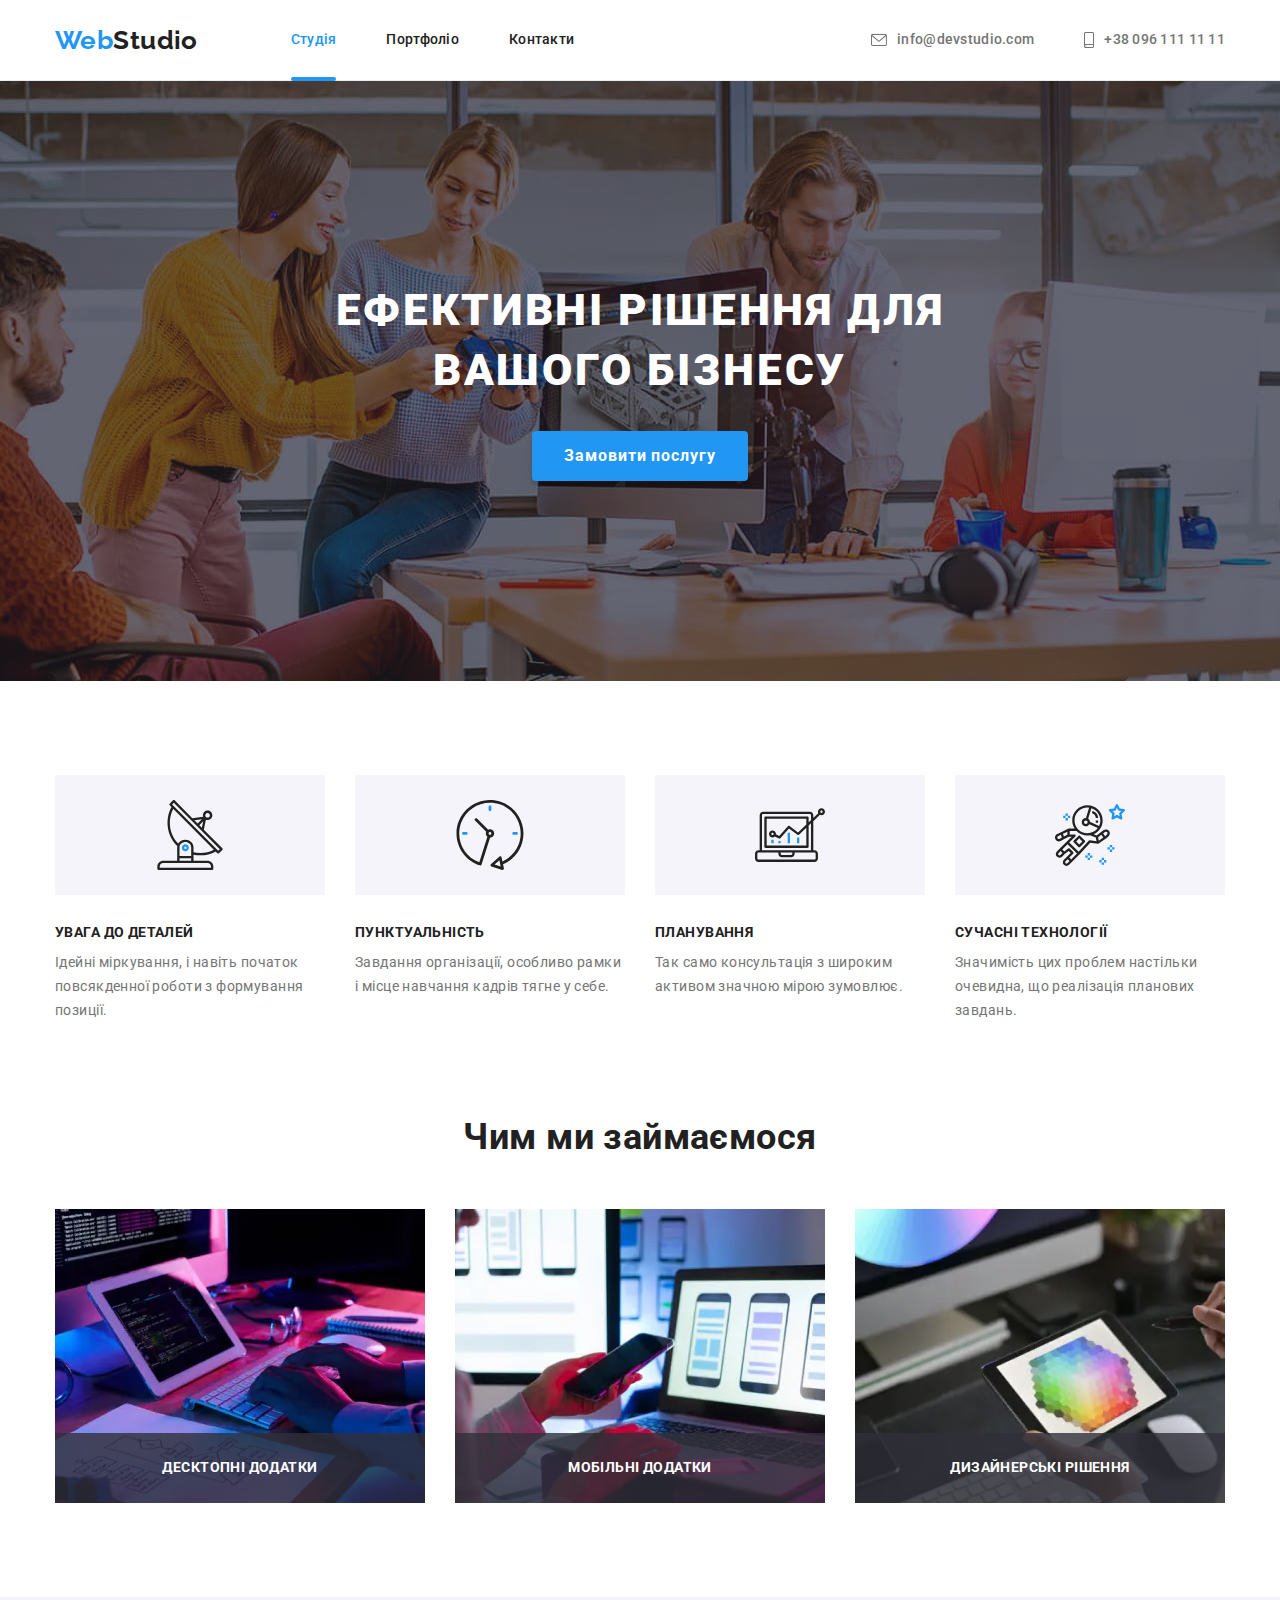
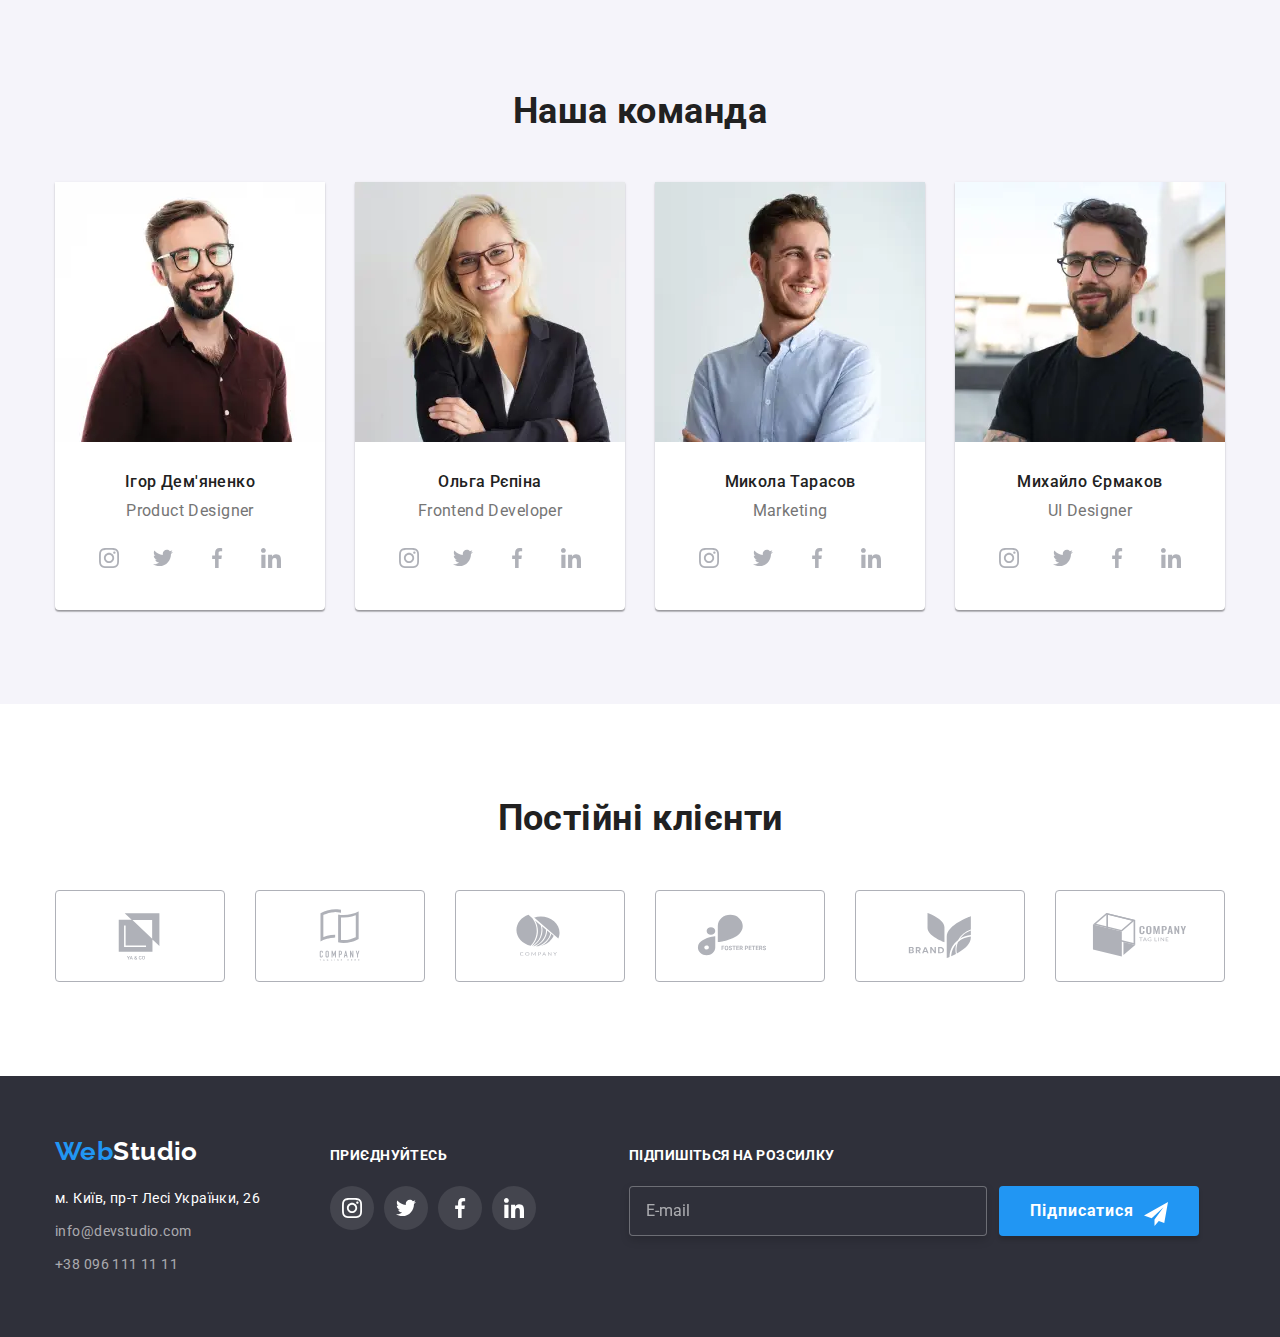
<file: index.html>
<!DOCTYPE html>
<html lang="uk">
  <head>
    <meta charset="UTF-8" />
    <meta name="viewport" content="width=device-width, initial-scale=1.0" />
    <title>WebStudio</title>
    <link rel="preconnect" href="https://fonts.googleapis.com" />
    <link rel="preconnect" href="https://fonts.gstatic.com" crossorigin />
    <link
      href="https://fonts.googleapis.com/css2?family=Raleway:wght@700&family=Roboto:wght@400;500;700;900&display=swap"
      rel="stylesheet"
    />
    <link
      rel="stylesheet"
      href="https://cdnjs.cloudflare.com/ajax/libs/modern-normalize/1.1.0/modern-normalize.min.css"
    />
    <link rel="stylesheet" href="./css/main.min.css" />
  </head>

  <body>
    <!-- header-->
    <header class="header">
      <div class="container header-container">
        <a href="./index.html" lang="en" class="logo"> <span class="part-logo">Web</span>Studio </a>
        <nav class="header-navigation">
          <ul class="site-nav list">
            <li class="header-item"><a href="" class="header-link link current">Студія</a></li>
            <li class="header-item">
              <a href="./portfolio.html" class="header-link link">Портфоліо</a>
            </li>
            <li class="header-item"><a href="" class="header-link link">Контакти</a></li>
          </ul>
        </nav>
        <button type="button" class="button-menu" data-menu-open>
          <svg class="icon-burger" width="40" height="40">
            <use href="./images/icons.svg#icon-burger"></use>
          </svg>
        </button>
        <ul class="auth-nav list">
          <li class="item">
            <a href="mailto:info@devstudio.com" class="header-link link">
              <svg class="nav-icon mail" width="16" height="12">
                <use href="./images/icons.svg#icon-envelope"></use>
              </svg>
              info@devstudio.com</a
            >
          </li>
          <li class="item">
            <a href="tel:+380961111111" class="header-link link">
              <svg class="nav-icon tel" width="10" height="16">
                <use href="./images/icons.svg#icon-smartphone"></use>
              </svg>
              +38 096 111 11 11</a
            >
          </li>
        </ul>
      </div>
      <!-- mobile-menu -->
      <div class="mobile-menu" data-menu>
        <div class="container mobile-menu__container">
          <button type="button" class="mobile-menu__button-close" data-menu-close>
            <svg class="mobile-menu__icon-close" width="40" height="40">
              <use href="./images/icons.svg#icon-close"></use>
            </svg>
          </button>
          <ul class="mobile-menu__list list">
            <li class="mobile-menu__item item">
              <a href="" class="mobile-menu__link link current">Студія</a>
            </li>
            <li class="mobile-menu__item item">
              <a href="./portfolio.html" class="mobile-menu__link link">Портфоліо</a>
            </li>
            <li class="mobile-menu__item item">
              <a href="" class="mobile-menu__link link">Контакти</a>
            </li>
          </ul>
          <div class="mobile-menu__contact-container">
            <ul class="mobile-menu__list-contact list">
              <li class="mobile-menu__tel-item item">
                <a href="tel:+380961111111" class="mobile-menu__tel-link link">+38 096 111 11 11</a>
              </li>
              <li class="mobile-menu__mail-item item">
                <a href="mailto:info@devstudio.com" class="mobile-menu__mail-link link"
                  >info@devstudio.com</a
                >
              </li>
            </ul>
            <ul class="mobile-menu__social-list list">
              <li class="mobile-menu__social-item item">
                <a href="" class="mobile-menu__social-link link">Instagram</a>
              </li>
              <li mobile-menu__social-item item>
                <a href="" class="mobile-menu__social-link link">Twitter</a>
              </li>
              <li mobile-menu__social-item item>
                <a href="" class="mobile-menu__social-link link">Facebook</a>
              </li>
              <li mobile-menu__social-item item>
                <a href="" class="mobile-menu__social-link linkedin link">LinkedIn</a>
              </li>
            </ul>
          </div>
        </div>
      </div>
    </header>

    <main>
      <!-- Шапка -->
      <section class="hero">
        <div class="container">
          <h1 class="hero-title">Ефективні рішення для вашого бізнесу</h1>
          <button type="button" class="hero-button button" data-modal-open>Замовити послугу</button>
        </div>
      </section>

      <!-- особливості -->
      <section class="features">
        <div class="container">
          <h2 class="visually-hidden">Наші особливості</h2>
          <ul class="list features-list">
            <li class="features-item">
              <div class="features-bg">
                <svg class="features-icon" width="70" height="70">
                  <use href="./images/icons.svg#icon-antenna"></use>
                </svg>
              </div>
              <h3 class="features-subtitle">Увага до деталей</h3>
              <p class="features-text">
                Ідейні міркування, і навіть початок повсякденної роботи з формування позиції.
              </p>
            </li>
            <li class="features-item">
              <div class="features-bg">
                <svg class="features-icon" width="70" height="70">
                  <use href="./images/icons.svg#icon-clock"></use>
                </svg>
              </div>
              <h3 class="features-subtitle">Пунктуальність</h3>
              <p class="features-text">
                Завдання організації, особливо рамки і місце навчання кадрів тягне у себе.
              </p>
            </li>
            <li class="features-item">
              <div class="features-bg">
                <svg class="features-icon" width="70" height="70">
                  <use href="./images/icons.svg#icon-diagram"></use>
                </svg>
              </div>
              <h3 class="features-subtitle">Планування</h3>
              <p class="features-text">
                Так само консультація з широким активом значною мірою зумовлює.
              </p>
            </li>
            <li class="features-item">
              <div class="features-bg">
                <svg class="features-icon" width="70" height="70">
                  <use href="./images/icons.svg#icon-astronaut"></use>
                </svg>
              </div>
              <h3 class="features-subtitle">Сучасні технології</h3>
              <p class="features-text">
                Значимість цих проблем настільки очевидна, що реалізація планових завдань.
              </p>
            </li>
          </ul>
        </div>
      </section>

      <!-- чим займаємось -->
      <section class="work-section">
        <div class="container">
          <h2 class="work-title">Чим ми займаємося</h2>
          <ul class="list work-list">
            <li class="work-item">
              <div class="work-thumb">
                <picture>
                  <source
                    srcset="./images/box1@1x-desktop.webp 1x, ./images/box1@2x-desktop.webp 2x"
                    media="(min-width: 1200px)"
                    type="image/webp" />
                  <source
                    srcset="./images/box1@1x-desktop.jpg 1x, ./images/box1@2x-desktop.jpg 2x"
                    media="(min-width: 1200px) " />
                  <img
                    class="work-img"
                    src="./images/box1@1x-desktop.jpg"
                    alt="робочий стіл на якому комп'ютер планшет та клавіатура"
                    width="370"
                /></picture>

                <p class="work-text">Десктопні додатки</p>
              </div>
            </li>
            <li class="work-item">
              <div class="work-thumb">
                <picture>
                  <source
                    srcset="./images/box2@1x-desktop.webp 1x, ./images/box2@2x-desktop.webp 2x"
                    media="(min-width: 1200px)"
                    type="image/webp" />
                  <source
                    srcset="./images/box2@1x-desktop.jpg 1x, ./images/box2@2x-desktop.jpg 2x"
                    media="(min-width: 1200px) " />
                  <img
                    class="work-img"
                    src="./images/box2@1x-desktop.jpg"
                    alt="робочий стіл на якому ноутбук. Смартфон у руках"
                    width="370"
                /></picture>

                <p class="work-text">Мобільні додатки</p>
              </div>
            </li>
            <li class="work-item">
              <div class="work-thumb">
                <picture>
                  <source
                    srcset="./images/box3@1x-desktop.webp 1x, ./images/box3@2x-desktop.webp 2x"
                    media="(min-width: 1200px)"
                    type="image/webp" />
                  <source
                    srcset="./images/box3@1x-desktop.jpg 1x, ./images/box3@2x-desktop.jpg 2x"
                    media="(min-width: 1200px) " />
                  <img
                    class="work-img"
                    src="./images/box3@1x-desktop.jpg"
                    alt="планшет у руках. на планшеті кольорова гама"
                    width="370"
                /></picture>

                <p class="work-text">Дизайнерські рішення</p>
              </div>
            </li>
          </ul>
        </div>
      </section>

      <!-- команда -->
      <section class="team section">
        <div class="container">
          <h2 class="team-title">Наша команда</h2>
          <ul class="list team-list">
            <li class="team-item">
              <picture>
                <source
                  srcset="./images/team1@1x-desktop.webp 1x, ./images/team1@2x-desktop.webp 2x"
                  media="(min-width: 1200px)"
                  type="image/webp"
                />
                <source
                  srcset="./images/team1@1x-desktop.jpg 1x, ./images/team1@2x-desktop.jpg 2x"
                  media="(min-width: 1200px)"
                />

                <source
                  srcset="./images/team1@1x-tablet.webp 1x, ./images/team1@2x-tablet.webp 2x"
                  media="(min-width: 768px)"
                  type="image/webp"
                />
                <source
                  srcset="./images/team1@1x-tablet.jpg 1x, ./images/team1@2x-tablet.jpg 2x"
                  media="(min-width: 768px)"
                />

                <source
                  srcset="./images/team1@1x-mobile.webp 1x, ./images/team1@2x-mobile.webp 2x"
                  media="(max-width: 767px)"
                  type="image/webp"
                />
                <source
                  srcset="./images/team1@1x-mobile.jpg 1x, ./images/team1@2x-mobile.jpg 2x"
                  media="(max-width: 767px)"
                />

                <img
                  class="team-img"
                  src="./images/team1@1x-desktop.jpg"
                  alt="чоловік  в окулярах з бородою в коричневій сорочці на білому фоні"
                />
              </picture>

              <div class="team-container">
                <h3 class="team-subtitle">Ігор Дем'яненко</h3>
                <p lang="en" class="team-text">Product Designer</p>
                <ul class="list">
                  <li class="item">
                    <a href="#" class="team-link"
                      ><svg class="team-icon svg" width="20" height="20">
                        <use href="./images/icons.svg#icon-instagram"></use>
                      </svg>
                    </a>
                  </li>
                  <li class="item">
                    <a href="#" class="team-link">
                      <svg class="team-icon svg" width="20" height="20">
                        <use href="./images/icons.svg#icon-twitter"></use>
                      </svg>
                    </a>
                  </li>
                  <li class="item">
                    <a href="#" class="team-link"
                      ><svg class="team-icon svg" width="20" height="20">
                        <use href="./images/icons.svg#icon-facebook"></use>
                      </svg>
                    </a>
                  </li>
                  <li class="item">
                    <a href="#" class="team-link"
                      ><svg class="team-icon svg" width="20" height="20">
                        <use href="./images/icons.svg#icon-linkedin"></use>
                      </svg>
                    </a>
                  </li>
                </ul>
              </div>
            </li>
            <li class="team-item">
              <picture>
                <source
                  srcset="./images/team2@1x-desktop.webp 1x, ./images/team2@2x-desktop.webp 2x"
                  media="(min-width: 1200px)"
                  type="image/webp"
                />
                <source
                  srcset="./images/team2@1x-desktop.jpg 1x, ./images/team2@2x-desktop.jpg 2x"
                  media="(min-width: 1200px)"
                />

                <source
                  srcset="./images/team2@1x-tablet.webp 1x, ./images/team2@2x-tablet.webp 2x"
                  media="(min-width: 768px)"
                  type="image/webp"
                />
                <source
                  srcset="./images/team2@1x-tablet.jpg 1x, ./images/team2@2x-tablet.jpg 2x"
                  media="(min-width: 768px)"
                />

                <source
                  srcset="./images/team2@1x-mobile.webp 1x, ./images/team2@2x-mobile.webp 2x"
                  media="(max-width: 767px)"
                  type="image/webp"
                />
                <source
                  srcset="./images/team2@1x-mobile.jpg 1x, ./images/team2@2x-mobile.jpg 2x"
                  media="(max-width: 767px)"
                />

                <img
                  class="team-img"
                  src="./images/team2@1x-desktop.jpg"
                  alt="жінка блондинка в окулярах в чорному піджаку "
                />
              </picture>

              <div class="team-container">
                <h3 class="team-subtitle">Ольга Рєпіна</h3>
                <p lang="en" class="team-text">Frontend Developer</p>
                <ul class="list">
                  <li class="item">
                    <a href="#" class="team-link"
                      ><svg class="team-icon svg" width="20" height="20">
                        <use href="./images/icons.svg#icon-instagram"></use>
                      </svg>
                    </a>
                  </li>
                  <li class="item">
                    <a href="#" class="team-link">
                      <svg class="team-icon svg" width="20" height="20">
                        <use href="./images/icons.svg#icon-twitter"></use>
                      </svg>
                    </a>
                  </li>
                  <li class="item">
                    <a href="#" class="team-link"
                      ><svg class="team-icon svg" width="20" height="20">
                        <use href="./images/icons.svg#icon-facebook"></use>
                      </svg>
                    </a>
                  </li>
                  <li class="item">
                    <a href="#" class="team-link"
                      ><svg class="team-icon svg" width="20" height="20">
                        <use href="./images/icons.svg#icon-linkedin"></use>
                      </svg>
                    </a>
                  </li>
                </ul>
              </div>
            </li>
            <li class="team-item">
              <picture>
                <source
                  srcset="./images/team3@1x-desktop.webp 1x, ./images/team3@2x-desktop.webp 2x"
                  media="(min-width: 1200px)"
                  type="image/webp"
                />
                <source
                  srcset="./images/team3@1x-desktop.jpg 1x, ./images/team3@2x-desktop.jpg 2x"
                  media="(min-width: 1200px)"
                />

                <source
                  srcset="./images/team3@1x-tablet.webp 1x, ./images/team3@2x-tablet.webp 2x"
                  media="(min-width: 768px)"
                  type="image/webp"
                />
                <source
                  srcset="./images/team3@1x-tablet.jpg 1x, ./images/team3@2x-tablet.jpg 2x"
                  media="(min-width: 768px)"
                />

                <source
                  srcset="./images/team3@1x-mobile.webp 1x, ./images/team3@2x-mobile.webp 2x"
                  media="(max-width: 767px)"
                  type="image/webp"
                />
                <source
                  srcset="./images/team3@1x-mobile.jpg 1x, ./images/team3@2x-mobile.jpg 2x"
                  media="(max-width: 767px)"
                />

                <img
                  class="team-img"
                  src="./images/team3@1x-desktop.jpg"
                  alt="чоловік в світло блакитній сорочці на білому фоні"
                />
              </picture>

              <div class="team-container">
                <h3 class="team-subtitle">Микола Тарасов</h3>
                <p lang="en" class="team-text">Marketing</p>
                <ul class="list">
                  <li class="item">
                    <a href="#" class="team-link"
                      ><svg class="team-icon svg" width="20" height="20">
                        <use href="./images/icons.svg#icon-instagram"></use>
                      </svg>
                    </a>
                  </li>
                  <li class="item">
                    <a href="#" class="team-link">
                      <svg class="team-icon svg" width="20" height="20">
                        <use href="./images/icons.svg#icon-twitter"></use>
                      </svg>
                    </a>
                  </li>
                  <li class="item">
                    <a href="#" class="team-link"
                      ><svg class="team-icon svg" width="20" height="20">
                        <use href="./images/icons.svg#icon-facebook"></use>
                      </svg>
                    </a>
                  </li>
                  <li class="item">
                    <a href="#" class="team-link"
                      ><svg class="team-icon svg" width="20" height="20">
                        <use href="./images/icons.svg#icon-linkedin"></use>
                      </svg>
                    </a>
                  </li>
                </ul>
              </div>
            </li>
            <li class="team-item">
              <picture>
                <source
                  srcset="./images/team4@1x-desktop.webp 1x, ./images/team4@2x-desktop.webp 2x"
                  media="(min-width: 1200px)"
                  type="image/webp"
                />
                <source
                  srcset="./images/team4@1x-desktop.jpg 1x, ./images/team4@2x-desktop.jpg 2x"
                  media="(min-width: 1200px)"
                />

                <source
                  srcset="./images/team4@1x-tablet.webp 1x, ./images/team4@2x-tablet.webp 2x"
                  media="(min-width: 768px)"
                  type="image/webp"
                />
                <source
                  srcset="./images/team4@1x-tablet.jpg 1x, ./images/team4@2x-tablet.jpg 2x"
                  media="(min-width: 768px)"
                />

                <source
                  srcset="./images/team4@1x-mobile.webp 1x, ./images/team4@2x-mobile.webp 2x"
                  media="(max-width: 767px)"
                  type="image/webp"
                />
                <source
                  srcset="./images/team4@1x-mobile.jpg 1x, ./images/team4@2x-mobile.jpg 2x"
                  media="(max-width: 767px)"
                />

                <img
                  class="team-img"
                  src="./images/team4@1x-desktop.jpg"
                  alt="чоловік в окулярах з бородою в чорній футболці"
                />
              </picture>

              <div class="team-container">
                <h3 class="team-subtitle">Михайло Єрмаков</h3>
                <p lang="en" class="team-text">UI Designer</p>
                <ul class="list">
                  <li class="item">
                    <a href="#" class="team-link"
                      ><svg class="team-icon svg" width="20" height="20">
                        <use href="./images/icons.svg#icon-instagram"></use>
                      </svg>
                    </a>
                  </li>
                  <li class="item">
                    <a href="#" class="team-link">
                      <svg class="team-icon svg" width="20" height="20">
                        <use href="./images/icons.svg#icon-twitter"></use>
                      </svg>
                    </a>
                  </li>
                  <li class="item">
                    <a href="#" class="team-link"
                      ><svg class="team-icon svg" width="20" height="20">
                        <use href="./images/icons.svg#icon-facebook"></use>
                      </svg>
                    </a>
                  </li>
                  <li class="item">
                    <a href="#" class="team-link"
                      ><svg class="team-icon svg" width="20" height="20">
                        <use href="./images/icons.svg#icon-linkedin"></use>
                      </svg>
                    </a>
                  </li>
                </ul>
              </div>
            </li>
          </ul>
        </div>
      </section>

      <!-- clients -->
      <section class="clients section">
        <div class="container">
          <h2 class="clients-title">Постійні клієнти</h2>
          <ul class="list clients-list">
            <li class="clients-item">
              <a href="#" class="clients-link">
                <svg class="icon-clients svg" width="106" height="60">
                  <use href="./images/icons.svg#icon-Logo"></use>
                </svg>
              </a>
            </li>
            <li class="clients-item">
              <a href="" class="clients-link">
                <svg class="icon-clients svg" width="106" height="60">
                  <use href="./images/icons.svg#icon-Logo-1"></use>
                </svg>
              </a>
            </li>
            <li class="clients-item">
              <a href="" class="clients-link">
                <svg class="icon-clients svg" width="106" height="60">
                  <use href="./images/icons.svg#icon-Logo-2"></use>
                </svg>
              </a>
            </li>
            <li class="clients-item">
              <a href="" class="clients-link">
                <svg class="icon-clients svg" width="106" height="60">
                  <use href="./images/icons.svg#icon-Logo-3"></use>
                </svg>
              </a>
            </li>
            <li class="clients-item">
              <a href="" class="clients-link">
                <svg class="icon-clients svg" width="106" height="60">
                  <use href="./images/icons.svg#icon-Logo-4"></use>
                </svg>
              </a>
            </li>
            <li class="clients-item">
              <a href="" class="clients-link">
                <svg class="icon-clients svg" width="106" height="60">
                  <use href="./images/icons.svg#icon-Logo-5"></use>
                </svg>
              </a>
            </li>
          </ul>
        </div>
      </section>
    </main>

    <!-- footer -->
    <footer class="footer">
      <div class="container footer-container">
        <div class="footer-container__adress">
          <div class="adress-container">
            <a href="./index.html" lang="en" class="footer-logo"
              ><span class="part-logo">Web</span>Studio</a
            >
            <address>
              <ul class="adress-list list">
                <li class="adress-item">
                  <a
                    href="https://goo.gl/maps/CPtrU1FHBa2aNyZL9"
                    target="_blank"
                    rel="noopener noreferrer nofollow"
                    class="adress"
                  >
                    м. Київ, пр-т Лесі Українки, 26</a
                  >
                </li>
                <li class="adress-item">
                  <a href="mailto:info@devstudio.com" class="adress-link mail"
                    >info@devstudio.com</a
                  >
                </li>
                <li class="adress-item">
                  <a href="tel:+380961111111" class="adress-link">+38 096 111 11 11</a>
                </li>
              </ul>
            </address>
          </div>
          <div class="footer-join">
            <h2 class="footer-text">Приєднуйтесь</h2>
            <ul class="footer-list list">
              <li class="item">
                <a href="" class="join-link"
                  ><svg class="svg" width="20" height="20">
                    <use href="./images/icons.svg#icon-instagram"></use>
                  </svg>
                </a>
              </li>
              <li class="item">
                <a href="" class="join-link">
                  <svg class="svg" width="20" height="20">
                    <use href="./images/icons.svg#icon-twitter"></use>
                  </svg>
                </a>
              </li>
              <li class="item">
                <a href="" class="join-link">
                  <svg class="svg" width="20" height="20">
                    <use href="./images/icons.svg#icon-facebook"></use>
                  </svg>
                </a>
              </li>
              <li class="item">
                <a href="" class="join-link">
                  <svg class="svg" width="20" height="20">
                    <use href="./images/icons.svg#icon-linkedin"></use>
                  </svg>
                </a>
              </li>
            </ul>
          </div>
        </div>

        <div class="footer-input">
          <h2 class="footer-text">Підпишіться на розсилку</h2>
          <form class="footer-label">
            <label class="join-label">
              <input required type="email" name="email" placeholder="E-mail" class="join-input" />
            </label>
            <button type="submit" class="button join-button">
              Підписатися
              <svg class="svg icon-send" width="24" height="24">
                <use href="./images/icons.svg#icon-send"></use>
              </svg>
            </button>
          </form>
        </div>
      </div>
    </footer>

    <!-- modal-window -->
    <div class="backdrop is-hidden" data-modal>
      <div class="modal">
        <button type="button" class="close-button" data-modal-close>
          <svg class="icon-close svg" width="18" height="18">
            <use href="./images/icons.svg#icon-close"></use>
          </svg>
        </button>

        <form class="form">
          <p class="form-text">Залиште свої дані, ми вам передзвонимо</p>
          <div class="form-field">
            <label for="name" class="form-label">Ім'я</label>
            <div class="input-field">
              <svg class="svg icon-form" width="18" height="18">
                <use href="./images/icons.svg#icon-person"></use>
              </svg>
              <input
                class="form-input"
                type="text"
                name="name"
                id="name"
                required
                pattern="[a-zA-Zа-яА-ЯіІїЇ`ʼ]+"
              />
            </div>
          </div>

          <div class="form-field">
            <label for="tel" class="form-label">Телефон</label>
            <div class="input-field">
              <svg class="svg icon-form" width="18" height="18">
                <use href="./images/icons.svg#icon-phone"></use>
              </svg>
              <input
                class="form-input"
                type="tel"
                name="tel"
                id="tel"
                required
                pattern="[0-9]{3}-[0-9]{3}-[0-9]{2}-[0-9]{2}"
                title="xxx-xxx-xx-xx"
              />
            </div>
          </div>

          <div class="form-field">
            <label for="email" class="form-label">Пошта</label>
            <div class="input-field">
              <svg class="svg icon-form" width="18" height="18">
                <use href="./images/icons.svg#icon-email"></use>
              </svg>
              <input class="form-input" type="email" name="email" id="email" required />
            </div>
          </div>
          <div class="form-field">
            <label for="comment" class="form-label">Коментар</label>
            <textarea
              class="textarea"
              name="comment"
              id="comment"
              placeholder="Введіть текст"
            ></textarea>
          </div>
          <div class="privacy">
            <label for="privacy" class="privacy-input"
              ><input type="checkbox" name="privacy" class="checkbox" id="privacy" />
              <span class="icon-checkbox"></span>
              <span class="privacy-text"
                >Погоджуюся з розсилкою та приймаю
                <a href="" class="privacy-link"> Умови договору</a>
              </span>
            </label>
          </div>
          <button type="submit" class="form-button button">Відправити</button>
        </form>
      </div>
    </div>
    <script src="./js/menu.js"></script>
    <script src="./js/modal.js"></script>
  </body>
</html>
</file>
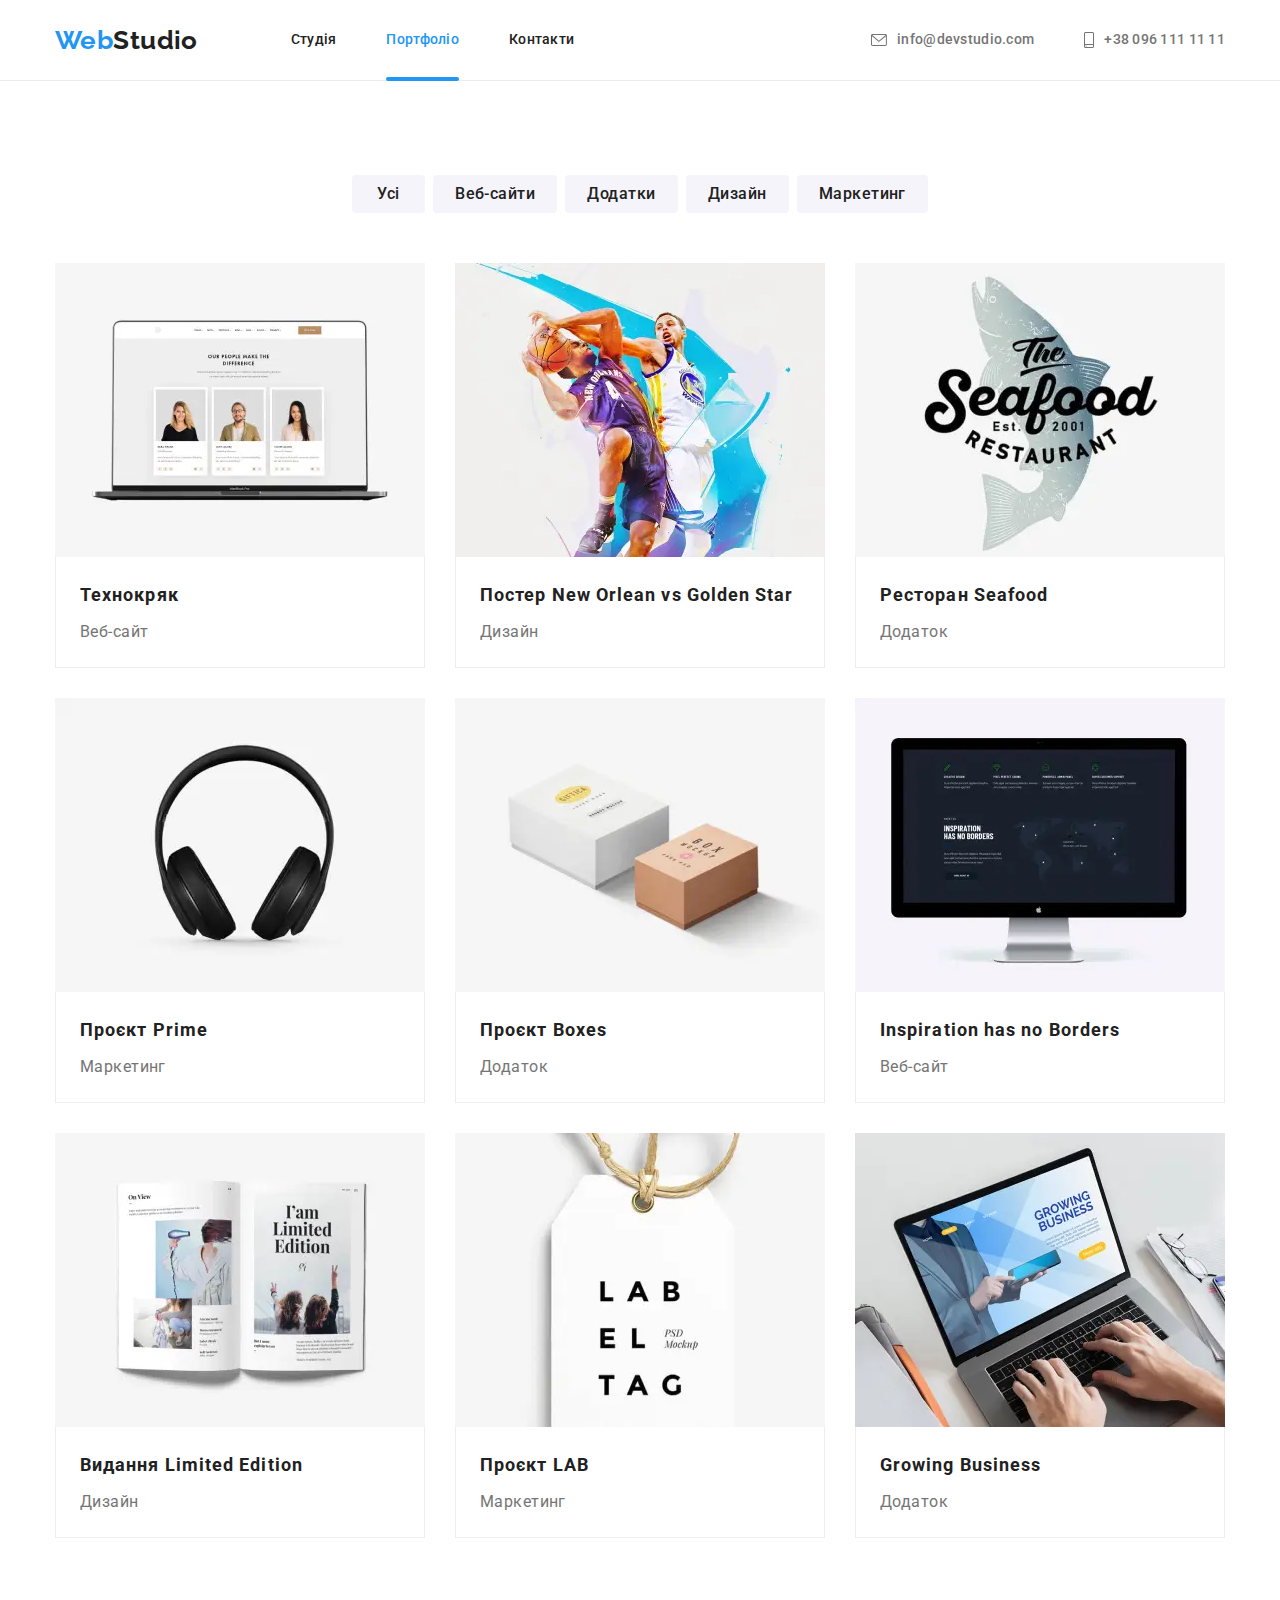
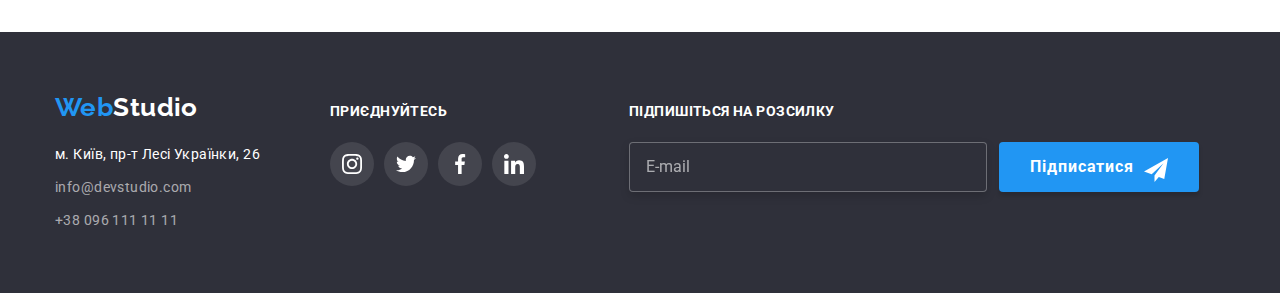
<file: portfolio.html>
<!DOCTYPE html>
<html lang="uk">
  <head>
    <meta charset="UTF-8" />
    <meta name="viewport" content="width=device-width, initial-scale=1.0" />
    <title>WebStudio</title>
    <link rel="preconnect" href="https://fonts.googleapis.com" />
    <link rel="preconnect" href="https://fonts.gstatic.com" crossorigin />
    <link
      href="https://fonts.googleapis.com/css2?family=Raleway:wght@700&family=Roboto:wght@400;500;700;900&display=swap"
      rel="stylesheet"
    />
    <link
      rel="stylesheet"
      href="https://cdnjs.cloudflare.com/ajax/libs/modern-normalize/1.1.0/modern-normalize.min.css"
    />
    <link rel="stylesheet" href="./css/main.min.css" />
  </head>

  <body>
    <!-- Навігація-->
    <header class="header">
      <div class="container header-container">
        <a href="./index.html" lang="en" class="logo"> <span class="part-logo">Web</span>Studio</a>
        <nav class="header-navigation">
          <ul class="site-nav list">
            <li class="header-item"><a href="./index.html" class="header-link link">Студія</a></li>
            <li class="header-item">
              <a href="./portfolio.html" class="header-link link current">Портфоліо</a>
            </li>
            <li class="header-item"><a href="" class="header-link link">Контакти</a></li>
          </ul>
        </nav>
        <button type="button" class="button-menu" data-menu-open>
          <svg class="icon-burger" width="40" height="40">
            <use href="./images/icons.svg#icon-burger"></use>
          </svg>
        </button>
        <ul class="auth-nav list">
          <li class="item">
            <a href="mailto:info@devstudio.com" class="header-link link">
              <svg class="nav-icon" width="16" height="12">
                <use href="./images/icons.svg#icon-envelope"></use>
              </svg>
              info@devstudio.com
            </a>
          </li>
          <li class="item">
            <a href="tel:+380961111111" class="header-link link">
              <svg class="nav-icon" width="10" height="16">
                <use href="./images/icons.svg#icon-smartphone"></use>
              </svg>
              +38 096 111 11 11
            </a>
          </li>
        </ul>
      </div>
      <!-- mobile-menu -->
      <div class="mobile-menu" data-menu>
        <div class="container mobile-menu__container">
          <button type="button" class="mobile-menu__button-close" data-menu-close>
            <svg class="mobile-menu__icon-close" width="40" height="40">
              <use href="./images/icons.svg#icon-close"></use>
            </svg>
          </button>
          <ul class="mobile-menu__list list">
            <li class="mobile-menu__item item">
              <a href="" class="mobile-menu__link link">Студія</a>
            </li>
            <li class="mobile-menu__item item">
              <a href="./portfolio.html" class="mobile-menu__link link current">Портфоліо</a>
            </li>
            <li class="mobile-menu__item item">
              <a href="" class="mobile-menu__link link">Контакти</a>
            </li>
          </ul>
          <div class="mobile-menu__contact-container">
            <ul class="mobile-menu__list-contact list">
              <li class="mobile-menu__tel-item item">
                <a href="tel:+380961111111" class="mobile-menu__tel-link link">+38 096 111 11 11</a>
              </li>
              <li class="mobile-menu__mail-item item">
                <a href="mailto:info@devstudio.com" class="mobile-menu__mail-link link"
                  >info@devstudio.com</a
                >
              </li>
            </ul>
            <ul class="mobile-menu__social-list list">
              <li class="mobile-menu__social-item item">
                <a href="" class="mobile-menu__social-link link">Instagram</a>
              </li>
              <li mobile-menu__social-item item>
                <a href="" class="mobile-menu__social-link link">Twitter</a>
              </li>
              <li mobile-menu__social-item item>
                <a href="" class="mobile-menu__social-link link">Facebook</a>
              </li>
              <li mobile-menu__social-item item>
                <a href="" class="mobile-menu__social-link linkedin link">LinkedIn</a>
              </li>
            </ul>
          </div>
        </div>
      </div>
    </header>

    <!-- <main> -->
    <section class="portfolio">
        <div class="container">
          <h1 class="visually-hidden">Потртфоліо</h1>
    <!-- filtr -->
    <ul class="filtr-list list">
            <li class="filtr-item">
              <button type="button" class="button portfolio-button">Усі</button>
            </li>
            <li class="filtr-item">
              <button type="button" class="button portfolio-button">Веб-сайти</button>
            </li>
            <li class="filtr-item">
              <button type="button" class="button portfolio-button">Додатки</button>
            </li>
            <li class="filtr-item">
              <button type="button" class="button portfolio-button">Дизайн</button>
            </li>
            <li class="filtr-item">
              <button type="button" class="button portfolio-button">Маркетинг</button>
            </li>
          </ul>
    <!-- portfolio -->
    <ul class="list portfolio-list">
            <li class="portfolio-item">
              <a href="" class="portfolio-link link">
                <div class="portfolio-thumb">
                  <picture>
                    <source
                      srcset="
                        ./images/portfolio1@1x-desktop.webp 1x,
                        ./images/portfolio1@2x-desktop.webp 2x
                      "
                      media="(min-width: 1200px)"
                      type="image/webp"
                    />
                    <source
                      srcset="
                        ./images/portfolio1@1x-desktop.jpg 1x,
                        ./images/portfolio1@2x-desktop.jpg 2x
                      "
                      media="(min-width: 1200px)"
                    />

                    <source
                      srcset="
                        ./images/portfolio1@1x-tablet.webp 1x,
                        ./images/portfolio1@2x-tablet.webp 2x
                      "
                      media="(min-width: 768px)"
                      type="image/webp"
                    />
                    <source
                      srcset="
                        ./images/portfolio1@1x-tablet.jpg 1x,
                        ./images/portfolio1@2x-tablet.jpg 2x
                      "
                      media="(min-width: 768px)"
                    />

                    <source
                      srcset="
                        ./images/portfolio1@1x-mobile.webp 1x,
                        ./images/portfolio1@2x-mobile.webp 2x
                      "
                      media="(max-width: 767px)"
                      type="image/webp"
                    />
                    <source
                      srcset="
                        ./images/portfolio1@1x-mobile.jpg 1x,
                        ./images/portfolio1@2x-mobile.jpg 2x
                      "
                      media="(max-width: 767px)"
                    />

                    <img
                      class="portfolio-img"
                      src="./images/portfolio1@1x-desktop.jpg"
                      alt="ноутбук з відкритим сайтом"
                  
                    />
                  </picture>

                  <p class="img-text">
                    Ресурс пропонує комплексні пропозиції з різним рівнем функціоналу та сервісів.
                    Все це дозволить відвідувачу отримати вичерпні відомості про компанію чи
                    приватну особу.
                  </p>
                </div>

                <div class="text-group">
                  <h2 class="portfolio-subtitle">Технокряк</h2>
                  <p class="portfolio-text">Веб-сайт</p>
                </div>
              </a>
            </li>
            <li class="portfolio-item">
              <a href="" class="portfolio-link link">
                <div class="portfolio-thumb">
                  <picture>
                    <source
                      srcset="
                        ./images/portfolio2@1x-desktop.webp 1x,
                        ./images/portfolio2@2x-desktop.webp 2x
                      "
                      media="(min-width: 1200px)"
                      type="image/webp"
                    />
                    <source
                      srcset="
                        ./images/portfolio2@1x-desktop.jpg 1x,
                        ./images/portfolio2@2x-desktop.jpg 2x
                      "
                      media="(min-width: 1200px)"
                    />

                    <source
                      srcset="
                        ./images/portfolio2@1x-tablet.webp 1x,
                        ./images/portfolio2@2x-tablet.webp 2x
                      "
                      media="(min-width: 768px)"
                      type="image/webp"
                    />
                    <source
                      srcset="
                        ./images/portfolio2@1x-tablet.jpg 1x,
                        ./images/portfolio2@2x-tablet.jpg 2x
                      "
                      media="(min-width: 768px)"
                    />

                    <source
                      srcset="
                        ./images/portfolio2@1x-mobile.webp 1x,
                        ./images/portfolio2@2x-mobile.webp 2x
                      "
                      media="(max-width: 767px)"
                      type="image/webp"
                    />
                    <source
                      srcset="
                        ./images/portfolio2@1x-mobile.jpg 1x,
                        ./images/portfolio2@2x-mobile.jpg 2x
                      "
                      media="(max-width: 767px)"
                    />

                    <img
                      class="portfolio-img"
                      src="./images/portfolio2@1x-desktop.jpg"
                      alt="два баскетболісти під час гри у баскетбол"
                     
                    />
                  </picture>

                  <p class="img-text">
                    Ресурс пропонує комплексні пропозиції з різним рівнем функціоналу та сервісів.
                    Все це дозволить відвідувачу отримати вичерпні відомості про компанію чи
                    приватну особу.
                  </p>
                </div>

                <div class="text-group">
                  <h2 class="portfolio-subtitle">
                    Постер <span lang="en">New Orlean vs Golden Star</span>
                  </h2>
                  <p class="portfolio-text">Дизайн</p>
                </div>
              </a>
            </li>
            <li class="portfolio-item">
              <a href="" class="portfolio-link link">
                <div class="portfolio-thumb">
                  <picture>
                    <source
                      srcset="
                        ./images/portfolio3@1x-desktop.webp 1x,
                        ./images/portfolio3@2x-desktop.webp 2x
                      "
                      media="(min-width: 1200px)"
                      type="image/webp"
                    />
                    <source
                      srcset="
                        ./images/portfolio3@1x-desktop.jpg 1x,
                        ./images/portfolio3@2x-desktop.jpg 2x
                      "
                      media="(min-width: 1200px)"
                    />

                    <source
                      srcset="
                        ./images/portfolio3@1x-tablet.webp 1x,
                        ./images/portfolio3@2x-tablet.webp 2x
                      "
                      media="(min-width: 768px)"
                      type="image/webp"
                    />
                    <source
                      srcset="
                        ./images/portfolio3@1x-tablet.jpg 1x,
                        ./images/portfolio3@2x-tablet.jpg 2x
                      "
                      media="(min-width: 768px)"
                    />

                    <source
                      srcset="
                        ./images/portfolio3@1x-mobile.webp 1x,
                        ./images/portfolio3@2x-mobile.webp 2x
                      "
                      media="(max-width: 767px)"
                      type="image/webp"
                    />
                    <source
                      srcset="
                        ./images/portfolio3@1x-mobile.jpg 1x,
                        ./images/portfolio3@2x-mobile.jpg 2x
                      "
                      media="(max-width: 767px)"
                    />

                    <img
                      class="portfolio-img"
                      src="./images/portfolio3@1x-desktop.jpg"
                      alt="логотип ресторану"
                      
                    />
                  </picture>

                  <p class="img-text">
                    Ресурс пропонує комплексні пропозиції з різним рівнем функціоналу та сервісів.
                    Все це дозволить відвідувачу отримати вичерпні відомості про компанію чи
                    приватну особу.
                  </p>
                </div>

                <div class="text-group">
                  <h2 class="portfolio-subtitle">Ресторан <span lang="en">Seafood</span></h2>
                  <p class="portfolio-text">Додаток</p>
                </div>
              </a>
            </li>
            <li class="portfolio-item">
              <a href="" class="portfolio-link link">
                <div class="portfolio-thumb">
                  <picture>
                    <source
                      srcset="
                        ./images/portfolio4@1x-desktop.webp 1x,
                        ./images/portfolio4@2x-desktop.webp 2x
                      "
                      media="(min-width: 1200px)"
                      type="image/webp"
                    />
                    <source
                      srcset="
                        ./images/portfolio4@1x-desktop.jpg 1x,
                        ./images/portfolio4@2x-desktop.jpg 2x
                      "
                      media="(min-width: 1200px)"
                    />

                    <source
                      srcset="
                        ./images/portfolio4@1x-tablet.webp 1x,
                        ./images/portfolio4@2x-tablet.webp 2x
                      "
                      media="(min-width: 768px)"
                      type="image/webp"
                    />
                    <source
                      srcset="
                        ./images/portfolio4@1x-tablet.jpg 1x,
                        ./images/portfolio4@2x-tablet.jpg 2x
                      "
                      media="(min-width: 768px)"
                    />

                    <source
                      srcset="
                        ./images/portfolio4@1x-mobile.webp 1x,
                        ./images/portfolio4@2x-mobile.webp 2x
                      "
                      media="(max-width: 767px)"
                      type="image/webp"
                    />
                    <source
                      srcset="
                        ./images/portfolio4@1x-mobile.jpg 1x,
                        ./images/portfolio4@2x-mobile.jpg 2x
                      "
                      media="(max-width: 767px)"
                    />

                    <img
                      class="portfolio-img"
                      src="./images/portfolio4@1x-desktop.jpg"
                      alt="навушники"
                      
                    />
                  </picture>

                  <p class="img-text">
                    Ресурс пропонує комплексні пропозиції з різним рівнем функціоналу та сервісів.
                    Все це дозволить відвідувачу отримати вичерпні відомості про компанію чи
                    приватну особу.
                  </p>
                </div>

                <div class="text-group">
                  <h2 class="portfolio-subtitle">Проєкт <span lang="en">Prime</span></h2>
                  <p class="portfolio-text">Маркетинг</p>
                </div>
              </a>
            </li>
            <li class="portfolio-item">
              <a href="" class="portfolio-link link">
                <div class="portfolio-thumb">
                  <picture>
                    <source
                      srcset="
                        ./images/portfolio5@1x-desktop.webp 1x,
                        ./images/portfolio5@2x-desktop.webp 2x
                      "
                      media="(min-width: 1200px)"
                      type="image/webp"
                    />
                    <source
                      srcset="
                        ./images/portfolio5@1x-desktop.jpg 1x,
                        ./images/portfolio5@2x-desktop.jpg 2x
                      "
                      media="(min-width: 1200px)"
                    />

                    <source
                      srcset="
                        ./images/portfolio5@1x-tablet.webp 1x,
                        ./images/portfolio5@2x-tablet.webp 2x
                      "
                      media="(min-width: 768px)"
                      type="image/webp"
                    />
                    <source
                      srcset="
                        ./images/portfolio5@1x-tablet.jpg 1x,
                        ./images/portfolio5@2x-tablet.jpg 2x
                      "
                      media="(min-width: 768px)"
                    />

                    <source
                      srcset="
                        ./images/portfolio5@1x-mobile.webp 1x,
                        ./images/portfolio5@2x-mobile.webp 2x
                      "
                      media="(max-width: 767px)"
                      type="image/webp"
                    />
                    <source
                      srcset="
                        ./images/portfolio5@1x-mobile.jpg 1x,
                        ./images/portfolio5@2x-mobile.jpg 2x
                      "
                      media="(max-width: 767px)"
                    />

                    <img
                      class="portfolio-img"
                      src="./images/portfolio5@1x-desktop.jpg"
                      alt="дві коробки. перша біла друга коричнева"
                      
                    />
                  </picture>

                  <p class="img-text">
                    Ресурс пропонує комплексні пропозиції з різним рівнем функціоналу та сервісів.
                    Все це дозволить відвідувачу отримати вичерпні відомості про компанію чи
                    приватну особу.
                  </p>
                </div>

                <div class="text-group">
                  <h2 class="portfolio-subtitle">Проєкт <span lang="en">Boxes</span></h2>
                  <p class="portfolio-text">Додаток</p>
                </div>
              </a>
            </li>
            <li class="portfolio-item">
              <a href="" class="portfolio-link link">
                <div class="portfolio-thumb">
                  <picture>
                    <source
                      srcset="
                        ./images/portfolio6@1x-desktop.webp 1x,
                        ./images/portfolio6@2x-desktop.webp 2x
                      "
                      media="(min-width: 1200px)"
                      type="image/webp"
                    />
                    <source
                      srcset="
                        ./images/portfolio6@1x-desktop.jpg 1x,
                        ./images/portfolio6@2x-desktop.jpg 2x
                      "
                      media="(min-width: 1200px)"
                    />

                    <source
                      srcset="
                        ./images/portfolio6@1x-tablet.webp 1x,
                        ./images/portfolio6@2x-tablet.webp 2x
                      "
                      media="(min-width: 768px)"
                      type="image/webp"
                    />
                    <source
                      srcset="
                        ./images/portfolio6@1x-tablet.jpg 1x,
                        ./images/portfolio6@2x-tablet.jpg 2x
                      "
                      media="(min-width: 768px)"
                    />

                    <source
                      srcset="
                        ./images/portfolio6@1x-mobile.webp 1x,
                        ./images/portfolio6@2x-mobile.webp 2x
                      "
                      media="(max-width: 767px)"
                      type="image/webp"
                    />
                    <source
                      srcset="
                        ./images/portfolio6@1x-mobile.jpg 1x,
                        ./images/portfolio6@2x-mobile.jpg 2x
                      "
                      media="(max-width: 767px)"
                    />

                    <img
                      class="portfolio-img"
                      src="./images/portfolio6@1x-desktop.jpg"
                      alt="екран монітору"
                      
                    />
                  </picture>

                  <p class="img-text">
                    Ресурс пропонує комплексні пропозиції з різним рівнем функціоналу та сервісів.
                    Все це дозволить відвідувачу отримати вичерпні відомості про компанію чи
                    приватну особу.
                  </p>
                </div>

                <div class="text-group">
                  <h2 class="portfolio-subtitle" lang="en">Inspiration has no Borders</h2>
                  <p class="portfolio-text">Веб-сайт</p>
                </div>
              </a>
            </li>
            <li class="portfolio-item">
              <a href="" class="portfolio-link link">
                <div class="portfolio-thumb">
                  <picture>
                    <source
                      srcset="
                        ./images/portfolio7@1x-desktop.webp 1x,
                        ./images/portfolio7@2x-desktop.webp 2x
                      "
                      media="(min-width: 1200px)"
                      type="image/webp"
                    />
                    <source
                      srcset="
                        ./images/portfolio7@1x-desktop.jpg 1x,
                        ./images/portfolio7@2x-desktop.jpg 2x
                      "
                      media="(min-width: 1200px)"
                    />

                    <source
                      srcset="
                        ./images/portfolio7@1x-tablet.webp 1x,
                        ./images/portfolio7@2x-tablet.webp 2x
                      "
                      media="(min-width: 768px)"
                      type="image/webp"
                    />
                    <source
                      srcset="
                        ./images/portfolio7@1x-tablet.jpg 1x,
                        ./images/portfolio7@2x-tablet.jpg 2x
                      "
                      media="(min-width: 768px)"
                    />

                    <source
                      srcset="
                        ./images/portfolio7@1x-mobile.webp 1x,
                        ./images/portfolio7@2x-mobile.webp 2x
                      "
                      media="(max-width: 767px)"
                      type="image/webp"
                    />
                    <source
                      srcset="
                        ./images/portfolio7@1x-mobile.jpg 1x,
                        ./images/portfolio7@2x-mobile.jpg 2x
                      "
                      media="(max-width: 767px)"
                    />

                    <img
                      class="portfolio-img"
                      src="./images/portfolio7@1x-desktop.jpg"
                      alt="відкритий журнал з зображенням дівчат"
                     
                    />
                  </picture>

                  <p class="img-text">
                    Ресурс пропонує комплексні пропозиції з різним рівнем функціоналу та сервісів.
                    Все це дозволить відвідувачу отримати вичерпні відомості про компанію чи
                    приватну особу.
                  </p>
                </div>

                <div class="text-group">
                  <h2 class="portfolio-subtitle">Видання <span lang="en">Limited Edition</span></h2>
                  <p class="portfolio-text">Дизайн</p>
                </div>
              </a>
            </li>
            <li class="portfolio-item">
              <a href="" class="portfolio-link link">
                <div class="portfolio-thumb">
                  <picture>
                    <source
                      srcset="
                        ./images/portfolio8@1x-desktop.webp 1x,
                        ./images/portfolio8@2x-desktop.webp 2x
                      "
                      media="(min-width: 1200px)"
                      type="image/webp"
                    />
                    <source
                      srcset="
                        ./images/portfolio8@1x-desktop.jpg 1x,
                        ./images/portfolio8@2x-desktop.jpg 2x
                      "
                      media="(min-width: 1200px)"
                    />

                    <source
                      srcset="
                        ./images/portfolio8@1x-tablet.webp 1x,
                        ./images/portfolio8@2x-tablet.webp 2x
                      "
                      media="(min-width: 768px)"
                      type="image/webp"
                    />
                    <source
                      srcset="
                        ./images/portfolio8@1x-tablet.jpg 1x,
                        ./images/portfolio8@2x-tablet.jpg 2x
                      "
                      media="(min-width: 768px)"
                    />

                    <source
                      srcset="
                        ./images/portfolio8@1x-mobile.webp 1x,
                        ./images/portfolio8@2x-mobile.webp 2x
                      "
                      media="(max-width: 767px)"
                      type="image/webp"
                    />
                    <source
                      srcset="
                        ./images/portfolio8@1x-mobile.jpg 1x,
                        ./images/portfolio8@2x-mobile.jpg 2x
                      "
                      media="(max-width: 767px)"
                    />

                    <img
                      class="portfolio-img"
                      src="./images/portfolio8@1x-desktop.jpg"
                      alt="лейба для одягу"
                      
                    />
                  </picture>

                  <p class="img-text">
                    Ресурс пропонує комплексні пропозиції з різним рівнем функціоналу та сервісів.
                    Все це дозволить відвідувачу отримати вичерпні відомості про компанію чи
                    приватну особу.
                  </p>
                </div>

                <div class="text-group">
                  <h2 class="portfolio-subtitle">
                    Проєкт <span lang="en" class="title-part">Lab</span>
                  </h2>
                  <p class="portfolio-text">Маркетинг</p>
                </div>
              </a>
            </li>
            <li class="portfolio-item">
              <a href="" class="portfolio-link link">
                <div class="portfolio-thumb">
                  <picture>
                    <source
                      srcset="
                        ./images/portfolio9@1x-desktop.webp 1x,
                        ./images/portfolio9@2x-desktop.webp 2x
                      "
                      media="(min-width: 1200px)"
                      type="image/webp"
                    />
                    <source
                      srcset="
                        ./images/portfolio9@1x-desktop.jpg 1x,
                        ./images/portfolio9@2x-desktop.jpg 2x
                      "
                      media="(min-width: 1200px)"
                    />

                    <source
                      srcset="
                        ./images/portfolio9@1x-tablet.webp 1x,
                        ./images/portfolio9@2x-tablet.webp 2x
                      "
                      media="(min-width: 768px)"
                      type="image/webp"
                    />
                    <source
                      srcset="
                        ./images/portfolio9@1x-tablet.jpg 1x,
                        ./images/portfolio9@2x-tablet.jpg 2x
                      "
                      media="(min-width: 768px)"
                    />

                    <source
                      srcset="
                        ./images/portfolio9@1x-mobile.webp 1x,
                        ./images/portfolio9@2x-mobile.webp 2x
                      "
                      media="(max-width: 767px)"
                      type="image/webp"
                    />
                    <source
                      srcset="
                        ./images/portfolio9@1x-mobile.jpg 1x,
                        ./images/portfolio9@2x-mobile.jpg 2x
                      "
                      media="(max-width: 767px)"
                    />

                    <img
                      class="portfolio-img"
                      src="./images/portfolio9@1x-desktop.jpg"
                      alt="відкритий ноутбук на столі"
                     
                    />
                  </picture>

                  <p class="img-text">
                    Ресурс пропонує комплексні пропозиції з різним рівнем функціоналу та сервісів.
                    Все це дозволить відвідувачу отримати вичерпні відомості про компанію чи
                    приватну особу.
                  </p>
                </div>

                <div class="text-group">
                  <h2 class="portfolio-subtitle" lang="en">Growing Business</h2>
                  <p class="portfolio-text">Додаток</p>
                </div>
              </a>
            </li>
          </ul>
        </div>
      </section>
    </main>

    <!-- футер -->
    <footer class="footer">
      <div class="container footer-container">
        <div class="footer-container__adress">
          <div class="adress-container">
            <a href="./index.html" lang="en" class="footer-logo"
              ><span class="part-logo">Web</span>Studio</a
            >
            <address>
              <ul class="adress-list list">
                <li class="adress-item">
                  <a
                    href="https://goo.gl/maps/CPtrU1FHBa2aNyZL9"
                    target="_blank"
                    rel="noopener noreferrer nofollow"
                    class="adress"
                  >
                    м. Київ, пр-т Лесі Українки, 26</a
                  >
                </li>
                <li class="adress-item">
                  <a href="mailto:info@devstudio.com" class="adress-link mail"
                    >info@devstudio.com</a
                  >
                </li>
                <li class="adress-item">
                  <a href="tel:+380961111111" class="adress-link">+38 096 111 11 11</a>
                </li>
              </ul>
            </address>
          </div>
          <div class="footer-join">
            <h2 class="footer-text">Приєднуйтесь</h2>
            <ul class="footer-list list">
              <li class="item">
                <a href="" class="join-link"
                  ><svg class="svg" width="20" height="20">
                    <use href="./images/icons.svg#icon-instagram"></use>
                  </svg>
                </a>
              </li>
              <li class="item">
                <a href="" class="join-link">
                  <svg class="svg" width="20" height="20">
                    <use href="./images/icons.svg#icon-twitter"></use>
                  </svg>
                </a>
              </li>
              <li class="item">
                <a href="" class="join-link">
                  <svg class="svg" width="20" height="20">
                    <use href="./images/icons.svg#icon-facebook"></use>
                  </svg>
                </a>
              </li>
              <li class="item">
                <a href="" class="join-link">
                  <svg class="svg" width="20" height="20">
                    <use href="./images/icons.svg#icon-linkedin"></use>
                  </svg>
                </a>
              </li>
            </ul>
          </div>
        </div>

        <div class="footer-input">
          <h2 class="footer-text">Підпишіться на розсилку</h2>
          <form class="footer-label">
            <label class="join-label">
              <input required type="email" name="email" placeholder="E-mail" class="join-input" />
            </label>
            <button type="submit" class="button join-button">
              Підписатися
              <svg class="svg icon-send" width="24" height="24">
                <use href="./images/icons.svg#icon-send"></use>
              </svg>
            </button>
          </form>
        </div>
      </div>
    </footer>
    <script src="./js/menu.js"></script>
  </body>
</html>
</file>
<file: css/main.min.css>
:root{--background-color: #ffffff;--main-text-color: #212121;--accent-color: #2196f3;--secondary-text-color: #757575;--footer-color: #2f303a;--team-bg-color: #f5f4fa;--white-rgba-color: rgba(255, 255, 255, 0.6);--main-font: Roboto, sans-serif;--transition: 250ms cubic-bezier(0.4, 0, 0.2, 1)}.visually-hidden{position:absolute;white-space:nowrap;width:1px;height:1px;overflow:hidden;border:0;padding:0;clip:rect(0 0 0 0);-webkit-clip-path:inset(50%);clip-path:inset(50%);margin:-1px}body{background-color:var(--background-color);color:var(--main-text-color);font-family:var(--main-font);letter-spacing:.03em;font-size:14px}h1,h2,h3,h4,h5,h6,p{margin:0}img{display:block;max-width:100%;height:auto}.list{list-style:none;margin:0;padding-left:0}.link{text-decoration:none}.svg{fill:currentColor}button{display:block;cursor:pointer;border:none;border-radius:4px;font-family:inherit;color:var(--background-color);background-color:var(--accent-color)}.section{padding-top:94px;padding-bottom:94px}.container{padding-right:15px;padding-left:15px}@media screen and (min-width: 480px){.container{width:480px;margin-right:auto;margin-left:auto}}@media screen and (min-width: 768px){.container{width:768px;margin-right:auto;margin-left:auto}}@media screen and (min-width: 1200px){.container{width:1200px}}.logo{color:var(--main-text-color);font-family:Raleway,sans-serif;font-weight:700;font-size:26px;line-height:1.19;text-decoration:none}.logo:hover,.logo:focus{color:var(--main-text-color)}.part-logo{color:var(--accent-color);font-family:Raleway,sans-serif;text-decoration:none;font-weight:700;font-size:26px;line-height:1.19}.part-logo:hover,.part-logo:focus{color:var(--accent-color)}.footer-logo{color:var(--background-color);display:inline-block;font-family:Raleway,sans-serif;text-decoration:none;font-weight:700;font-size:26px;line-height:1.19;margin-bottom:20px}.footer-logo:hover,.footer-logo:focus{color:var(--background-color)}@media screen and (max-width: 767px){.mobile-menu{position:fixed;top:0;left:0;z-index:100;width:100%;height:100%;opacity:0;visibility:hidden;pointer-events:none;background-color:var(--background-color);-webkit-transition:opacity var(--transition),visibility var(--transition);transition:opacity var(--transition),visibility var(--transition)}.mobile-menu.is-open{opacity:1;visibility:visible;pointer-events:auto}.mobile-menu__container{position:relative;display:-webkit-box;display:-ms-flexbox;display:flex;-webkit-box-orient:vertical;-webkit-box-direction:normal;-ms-flex-direction:column;flex-direction:column;height:100vh;padding:48px 15px 48px 40px}.mobile-menu__button-close{position:absolute;top:10px;right:15px;padding:0;line-height:0;background-color:rgba(0,0,0,0);color:#000;-webkit-transition:color var(--transition);transition:color var(--transition)}.mobile-menu__button-close:hover,.mobile-menu__button-close:focus{color:var(--accent-color);fill:currentColor}.mobile-menu__link{font-weight:500;font-size:40px;line-height:1.18;letter-spacing:.02em;color:var(--main-text-color);-webkit-transition:color var(--transition);transition:color var(--transition)}.mobile-menu__link:hover,.mobile-menu__link:focus{color:var(--accent-color)}.mobile-menu__link.current{color:var(--accent-color)}.mobile-menu__contact-container{margin-top:auto}.mobile-menu__item:not(:last-child){margin-bottom:32px}.mobile-menu__tel-link{font-weight:500;font-size:34px;line-height:1.18;letter-spacing:.02em;color:var(--accent-color)}.mobile-menu__mail-item{margin-top:32px}.mobile-menu__mail-link{font-weight:500;font-size:24px;line-height:1.17;letter-spacing:.02em;color:var(--secondary-text-color)}.mobile-menu__social-list{display:-webkit-box;display:-ms-flexbox;display:flex;-ms-flex-wrap:wrap;flex-wrap:wrap;margin-top:64px}.mobile-menu__social-link{margin-right:10px;padding-right:10px;font-weight:500;font-size:18px;line-height:1.22;letter-spacing:.02em;color:var(--accent-color);border-right:1px solid rgba(33,33,33,.2)}.mobile-menu__social-link.linkedin{border-right:0px}}@media screen and (min-width: 768px){.mobile-menu{display:none}}.backdrop{position:fixed;top:0;bottom:0;width:100%;height:100%;background:rgba(0,0,0,.2);opacity:1;-webkit-transition:opacity var(--transition);transition:opacity var(--transition)}.backdrop.is-hidden{opacity:0;pointer-events:none}@media screen and (max-width: 767px){.modal{position:absolute;top:50%;left:50%;width:calc(100% - 30px);max-width:450px;height:auto;background:var(--background-color);-webkit-box-shadow:0px 1px 3px rgba(0,0,0,.12),0px 1px 1px rgba(0,0,0,.14),0px 2px 1px rgba(0,0,0,.2);box-shadow:0px 1px 3px rgba(0,0,0,.12),0px 1px 1px rgba(0,0,0,.14),0px 2px 1px rgba(0,0,0,.2);border-radius:4px;-webkit-transform:translate(-50%, -50%) scale(1);transform:translate(-50%, -50%) scale(1);-webkit-transition:scale var(--transition),-webkit-transform var(--transition);transition:scale var(--transition),-webkit-transform var(--transition);transition:transform var(--transition),scale var(--transition);transition:transform var(--transition),scale var(--transition),-webkit-transform var(--transition)}.backdrop.is-hidden .modal{-webkit-transform:translate(-50%, -50%) scale(1.1);transform:translate(-50%, -50%) scale(1.1)}.close-button{position:absolute;display:-webkit-box;display:-ms-flexbox;display:flex;-webkit-box-pack:center;-ms-flex-pack:center;justify-content:center;-webkit-box-align:center;-ms-flex-align:center;align-items:center;top:8px;right:8px;border-radius:50%;width:30px;height:30px;color:#000;background-color:var(--background-color);border:1px solid rgba(0,0,0,.1);cursor:pointer;-webkit-transition:color var(--transition);transition:color var(--transition)}.close-button:hover,.close-button:focus{color:var(--accent-color);fill:currentColor}}@media screen and (min-width: 768px){.modal{position:absolute;top:50%;left:50%;min-width:450px;min-height:609px;background:var(--background-color);-webkit-box-shadow:0px 1px 3px rgba(0,0,0,.12),0px 1px 1px rgba(0,0,0,.14),0px 2px 1px rgba(0,0,0,.2);box-shadow:0px 1px 3px rgba(0,0,0,.12),0px 1px 1px rgba(0,0,0,.14),0px 2px 1px rgba(0,0,0,.2);border-radius:4px;-webkit-transform:translate(-50%, -50%) scale(1);transform:translate(-50%, -50%) scale(1);-webkit-transition:scale var(--transition),-webkit-transform var(--transition);transition:scale var(--transition),-webkit-transform var(--transition);transition:transform var(--transition),scale var(--transition);transition:transform var(--transition),scale var(--transition),-webkit-transform var(--transition)}.backdrop.is-hidden .modal{-webkit-transform:translate(-50%, -50%) scale(1.1);transform:translate(-50%, -50%) scale(1.1)}.close-button{position:absolute;display:-webkit-box;display:-ms-flexbox;display:flex;-webkit-box-pack:center;-ms-flex-pack:center;justify-content:center;-webkit-box-align:center;-ms-flex-align:center;align-items:center;top:8px;right:8px;border-radius:50%;width:30px;height:30px;color:#000;background-color:var(--background-color);border:1px solid rgba(0,0,0,.1);cursor:pointer;-webkit-transition:color var(--transition);transition:color var(--transition)}.close-button:hover,.close-button:focus{color:var(--accent-color);fill:currentColor}}@media screen and (min-width: 1200px){.modal{min-width:528px;min-height:581px}}@media screen and (max-width: 767px){.form{padding:40px}.form-text{font-weight:700;font-size:20px;line-height:1.15;text-align:center;margin-bottom:12px;color:var(--main-text-color)}.form-field{display:-webkit-box;display:-ms-flexbox;display:flex;-webkit-box-orient:vertical;-webkit-box-direction:normal;-ms-flex-direction:column;flex-direction:column}.form-label{font-size:12px;line-height:1.16;letter-spacing:.01em;margin-bottom:4px;color:var(--secondary-text-color)}.form-input{width:100%;height:40px;padding:0px 0px 0px 42px;margin:0;font:inherit;border:1px solid rgba(33,33,33,.2);border-radius:4px;-webkit-transition:border var(--transition);transition:border var(--transition)}.input-field:focus-within .form-input,.input-field:hover .form-input{border:1px solid var(--accent-color);outline:none}.input-field{position:relative;margin-bottom:10px}.icon-form{position:absolute;top:11px;left:12px;fill:var(--main-text-color);-webkit-transition:fill var(--transition);transition:fill var(--transition)}.input-field:focus-within .icon-form,.input-field:hover .icon-form{fill:currentColor;color:#2196f3}.textarea{width:100% S;height:120px;resize:none;padding:12px 16px;border:1px solid rgba(33,33,33,.2);border-radius:4px;-webkit-transition:border var(--transition);transition:border var(--transition)}.textarea::-webkit-input-placeholder{font-size:14px;line-height:1.14;letter-spacing:.01em;color:rgba(117,117,117,.5)}.textarea::-moz-placeholder{font-size:14px;line-height:1.14;letter-spacing:.01em;color:rgba(117,117,117,.5)}.textarea:-ms-input-placeholder{font-size:14px;line-height:1.14;letter-spacing:.01em;color:rgba(117,117,117,.5)}.textarea::-ms-input-placeholder{font-size:14px;line-height:1.14;letter-spacing:.01em;color:rgba(117,117,117,.5)}.textarea::placeholder{font-size:14px;line-height:1.14;letter-spacing:.01em;color:rgba(117,117,117,.5)}.textarea:focus,.textarea:hover{border:1px solid var(--accent-color);outline:none}.privacy{margin-top:20px;margin-bottom:30px}.privacy-input{display:-webkit-box;display:-ms-flexbox;display:flex;-webkit-box-pack:start;-ms-flex-pack:start;justify-content:flex-start;font-size:12px;line-height:1.16;color:var(--secondary-text-color)}.privacy-link{color:var(--accent-color);margin-left:4px}.icon-checkbox{display:block;min-width:16px;height:15px;margin-right:8px;border:1px solid #000;-webkit-box-shadow:0px 4px 4px rgba(0,0,0,.25);box-shadow:0px 4px 4px rgba(0,0,0,.25);border-radius:4px;cursor:pointer}.icon-checkbox:focus{border-color:var(--accent-color)}.checkbox:focus+.icon-checkbox{-webkit-box-shadow:0 0 0 2px rgba(0,0,255,.5);box-shadow:0 0 0 2px rgba(0,0,255,.5)}.checkbox:checked+.icon-checkbox{border-color:rgba(0,0,0,0);border:none;background-image:url(../images/checkbox.svg);background-size:contain;background-origin:bordex-box;background-repeat:no-repeat}.checkbox{position:absolute;-webkit-appearance:none;-moz-appearance:none;appearance:none}.form-button{padding:10px 52px;max-width:200px;margin:0 auto;font-weight:700;font-size:16px;line-height:1.88;-webkit-box-align:center;-ms-flex-align:center;align-items:center;text-align:center;letter-spacing:.06em;-webkit-box-shadow:0px 4px 4px rgba(0,0,0,.15);box-shadow:0px 4px 4px rgba(0,0,0,.15);-webkit-transition:background-color var(--transition);transition:background-color var(--transition)}.form-button:hover,.form-button:focus{background-color:#188ce8}}@media screen and (min-width: 768px){.form{padding:40px}.form-text{font-weight:700;font-size:20px;line-height:1.5;text-align:center;margin-bottom:12px;color:var(--main-text-color)}.form-field{display:-webkit-box;display:-ms-flexbox;display:flex;-webkit-box-orient:vertical;-webkit-box-direction:normal;-ms-flex-direction:column;flex-direction:column}.form-label{font-size:12px;line-height:1.16;letter-spacing:.01em;margin-bottom:4px;color:var(--secondary-text-color)}.form-input{width:100%;height:40px;padding:0px 0px 0px 42px;margin:0;font:inherit;border:1px solid rgba(33,33,33,.2);border-radius:4px;-webkit-transition:border var(--transition);transition:border var(--transition)}.input-field:focus-within .form-input,.input-field:hover .form-input{border:1px solid var(--accent-color);outline:none}.input-field{position:relative;margin-bottom:10px}.icon-form{position:absolute;top:11px;left:12px;fill:var(--main-text-color);-webkit-transition:fill var(--transition);transition:fill var(--transition)}.input-field:focus-within .icon-form,.input-field:hover .icon-form{fill:currentColor;color:#2196f3}.textarea{width:100%;height:120px;resize:none;padding:12px 16px;border:1px solid rgba(33,33,33,.2);border-radius:4px;-webkit-transition:border var(--transition);transition:border var(--transition)}.textarea::-webkit-input-placeholder{font-size:12px;line-height:1.16;letter-spacing:.01em;color:rgba(117,117,117,.5)}.textarea::-moz-placeholder{font-size:12px;line-height:1.16;letter-spacing:.01em;color:rgba(117,117,117,.5)}.textarea:-ms-input-placeholder{font-size:12px;line-height:1.16;letter-spacing:.01em;color:rgba(117,117,117,.5)}.textarea::-ms-input-placeholder{font-size:12px;line-height:1.16;letter-spacing:.01em;color:rgba(117,117,117,.5)}.textarea::placeholder{font-size:12px;line-height:1.16;letter-spacing:.01em;color:rgba(117,117,117,.5)}.textarea:focus,.textarea:hover{border:1px solid var(--accent-color);outline:none}.privacy{margin-top:20px;margin-bottom:30px}.privacy-input{display:-webkit-box;display:-ms-flexbox;display:flex;-webkit-box-align:center;-ms-flex-align:center;align-items:center;font-size:12px;line-height:1.16;color:var(--secondary-text-color)}.privacy-link{color:var(--accent-color);margin-left:4px}.icon-checkbox{display:block;width:16px;height:15px;margin-right:8px;border:1px solid #000;-webkit-box-shadow:0px 4px 4px rgba(0,0,0,.25);box-shadow:0px 4px 4px rgba(0,0,0,.25);border-radius:4px;cursor:pointer}.icon-checkbox:focus{border-color:var(--accent-color)}.checkbox:focus+.icon-checkbox{-webkit-box-shadow:0 0 0 2px rgba(0,0,255,.5);box-shadow:0 0 0 2px rgba(0,0,255,.5)}.checkbox:checked+.icon-checkbox{border-color:rgba(0,0,0,0);border:none;background-image:url(../images/checkbox.svg);background-size:contain;background-origin:bordex-box}.checkbox{position:absolute;-webkit-appearance:none;-moz-appearance:none;appearance:none}.form-button{padding:10px 52px;min-width:200px;margin:0 auto;font-weight:700;font-size:16px;line-height:1.88;-webkit-box-align:center;-ms-flex-align:center;align-items:center;text-align:center;letter-spacing:.06em;-webkit-box-shadow:0px 4px 4px rgba(0,0,0,.15);box-shadow:0px 4px 4px rgba(0,0,0,.15);-webkit-transition:background-color var(--transition);transition:background-color var(--transition)}.form-button:hover,.form-button:focus{background-color:#188ce8}}@media screen and (min-width: 1200px){.form-input{width:448px}.privacy-input{display:-webkit-box;display:-ms-flexbox;display:flex;-webkit-box-pack:center;-ms-flex-pack:center;justify-content:center;font-size:14px;line-height:1.71}.textarea{width:448px}.form-button{font-weight:700;font-size:16px;line-height:1.88}}@media screen and (max-width: 767px){.header-navigation{display:none}.header{border-bottom:1px solid #ececec}.auth-nav{display:none}.button-menu{padding:0;line-height:0;background-color:rgba(0,0,0,0)}.header-container{display:-webkit-box;display:-ms-flexbox;display:flex;-webkit-box-align:center;-ms-flex-align:center;align-items:center;-webkit-box-pack:justify;-ms-flex-pack:justify;justify-content:space-between;padding-top:10px;padding-bottom:10px}}@media screen and (min-width: 768px){.button-menu{display:none}.header{border-bottom:1px solid #ececec}.header-container{display:-webkit-box;display:-ms-flexbox;display:flex;-webkit-box-align:center;-ms-flex-align:center;align-items:center;-webkit-box-pack:center;-ms-flex-pack:center;justify-content:center}.header-navigation{margin-left:88px}.site-nav{display:-webkit-box;display:-ms-flexbox;display:flex}.header-item+.header-item{margin-left:50px}.site-nav .link{position:relative;display:block;padding-top:32px;padding-bottom:32px;-webkit-transition:color var(--transition);transition:color var(--transition);color:var(--main-text-color);letter-spacing:.02em;font-weight:500;line-height:1.14}.site-nav .link:hover,.site-nav .link:focus{color:var(--accent-color)}.site-nav .link.current{color:var(--accent-color)}.auth-nav{display:-webkit-box;display:-ms-flexbox;display:flex;-webkit-box-orient:vertical;-webkit-box-direction:normal;-ms-flex-direction:column;flex-direction:column;margin-left:auto}.auth-nav .item+.item{margin-top:10px}.auth-nav .link{letter-spacing:.02em;font-weight:500;line-height:1.14;-webkit-transition:color var(--transition);transition:color var(--transition);color:var(--secondary-text-color)}.auth-nav .link:hover,.auth-nav .link:focus{color:var(--accent-color)}.nav-icon{fill:currentColor;margin-right:8px}.nav-icon.mail{width:14px;height:10px}.nav-icon.tel{width:10px;height:14px}.current::after{content:"";position:absolute;right:0px;bottom:-1px;width:100%;height:4px;background:var(--accent-color);border-radius:2px}}@media screen and (min-width: 1200px){.header-navigation{margin-left:93px}.auth-nav{display:-webkit-box;display:-ms-flexbox;display:flex;-webkit-box-orient:horizontal;-webkit-box-direction:normal;-ms-flex-direction:row;flex-direction:row;-webkit-box-align:center;-ms-flex-align:center;align-items:center}.auth-nav .item+.item{margin-left:50px;margin-top:0px}.auth-nav .link{display:-webkit-box;display:-ms-flexbox;display:flex;-webkit-box-align:center;-ms-flex-align:center;align-items:center;padding-top:32px;padding-bottom:32px}.nav-icon{fill:currentColor;margin-right:10px}.nav-icon.mail{width:16px;height:12px}.nav-icon.tel{width:10px;height:16px}}@media screen and (max-width: 768px){.hero{text-align:center;padding-top:118px;padding-bottom:118px;max-height:400px;max-width:480px;margin-left:auto;margin-right:auto;background-image:-webkit-gradient(linear, left top, right top, from(rgba(47, 48, 58, 0.4)), to(rgba(47, 48, 58, 0.4))),url(../images/overlay@1x-mobile.jpg);background-image:linear-gradient(to right, rgba(47, 48, 58, 0.4), rgba(47, 48, 58, 0.4)),url(../images/overlay@1x-mobile.jpg);background-repeat:no-repeat;background-position:center;background-color:#c4c4c4;background-size:cover}.hero-title{letter-spacing:.06em;font-weight:900;font-size:26px;line-height:1.62;text-transform:uppercase;max-width:360px;margin:0 auto;margin-bottom:30px;color:var(--background-color)}.hero-button{padding:10px 24px;min-width:200px;margin:0 auto;font-weight:700;font-size:16px;line-height:1.88;-webkit-box-align:center;-ms-flex-align:center;align-items:center;text-align:center;letter-spacing:.06em;-webkit-box-shadow:0px 4px 4px rgba(0,0,0,.15);box-shadow:0px 4px 4px rgba(0,0,0,.15);-webkit-transition:background-color var(--transition);transition:background-color var(--transition)}.hero-button:hover,.hero-button:focus{background-color:#188ce8}}@media screen and (min-width: 768px){.hero{text-align:center;padding-top:118px;padding-bottom:118px;height:400px;max-width:768px;margin-left:auto;margin-right:auto;background-image:-webkit-gradient(linear, left top, right top, from(rgba(47, 48, 58, 0.4)), to(rgba(47, 48, 58, 0.4))),url(../images/overlay@1x-mobile.jpg);background-image:linear-gradient(to right, rgba(47, 48, 58, 0.4), rgba(47, 48, 58, 0.4)),url(../images/overlay@1x-mobile.jpg);background-repeat:no-repeat;background-position:center;background-color:#c4c4c4;background-size:cover}.hero-title{letter-spacing:.06em;font-weight:900;font-size:26px;line-height:1.62;text-transform:uppercase;max-width:360px;margin:0 auto;margin-bottom:30px;color:var(--background-color)}.hero-button{margin:0 auto;padding:10px 24px;min-width:200px;font-weight:700;font-size:16px;line-height:1.88;-webkit-box-align:center;-ms-flex-align:center;align-items:center;text-align:center;letter-spacing:.06em;-webkit-box-shadow:0px 4px 4px rgba(0,0,0,.15);box-shadow:0px 4px 4px rgba(0,0,0,.15);-webkit-transition:background-color var(--transition);transition:background-color var(--transition)}.hero-button:hover,.hero-button:focus{background-color:#188ce8}}@media screen and (min-width: 1200px){.hero{padding-top:200px;padding-bottom:200px;height:600px;max-width:1600px;margin-left:auto;margin-right:auto;background-image:-webkit-gradient(linear, left top, right top, from(rgba(47, 48, 58, 0.4)), to(rgba(47, 48, 58, 0.4))),url(../images/overlay@1x-mobile.jpg);background-image:linear-gradient(to right, rgba(47, 48, 58, 0.4), rgba(47, 48, 58, 0.4)),url(../images/overlay@1x-mobile.jpg);background-repeat:no-repeat;background-position:center;background-color:#c4c4c4;background-size:cover}.hero-title{letter-spacing:.06em;font-weight:900;font-size:44px;line-height:1.36;max-width:696px;margin:0 auto;margin-bottom:30px;color:var(--background-color)}.hero-button{padding:10px 32px;min-width:216px;font-weight:700;font-size:16px;line-height:1.88;-webkit-box-align:center;-ms-flex-align:center;align-items:center;text-align:center;letter-spacing:.06em;-webkit-box-shadow:0px 4px 4px rgba(0,0,0,.15);box-shadow:0px 4px 4px rgba(0,0,0,.15);-webkit-transition:background-color var(--transition);transition:background-color var(--transition)}.hero-button:hover,.hero-button:focus{background-color:#188ce8}}@media screen and (min-device-pixel-ratio: 2)and (max-width: 767px),screen and (-webkit-min-device-pixel-ratio: 2)and (max-width: 767px),screen and (min-resolution: 192dpi)and (max-width: 767px),screen and (min-resolution: 2dppx)and (max-width: 767px){.hero{background-image:-webkit-gradient(linear, left top, right top, from(rgba(47, 48, 58, 0.4)), to(rgba(47, 48, 58, 0.4))),url("../images/overlay@2x-mobile.jpg");background-image:linear-gradient(to right, rgba(47, 48, 58, 0.4), rgba(47, 48, 58, 0.4)),url("../images/overlay@2x-mobile.jpg")}}@media screen and (min-width: 768px){.hero{background-image:-webkit-gradient(linear, left top, right top, from(rgba(47, 48, 58, 0.4)), to(rgba(47, 48, 58, 0.4))),url("../images/overlay@1x-tablet.jpg");background-image:linear-gradient(to right, rgba(47, 48, 58, 0.4), rgba(47, 48, 58, 0.4)),url("../images/overlay@1x-tablet.jpg")}}@media screen and (min-device-pixel-ratio: 2)and (min-width: 768px),screen and (-webkit-min-device-pixel-ratio: 2)and (min-width: 768px),screen and (min-resolution: 192dpi)and (min-width: 768px),screen and (min-resolution: 2dppx)and (min-width: 768px){.hero{background-image:-webkit-gradient(linear, left top, right top, from(rgba(47, 48, 58, 0.4)), to(rgba(47, 48, 58, 0.4))),url("../images/overlay@2x-tablet.jpg");background-image:linear-gradient(to right, rgba(47, 48, 58, 0.4), rgba(47, 48, 58, 0.4)),url("../images/overlay@2x-tablet.jpg")}}@media screen and (min-device-pixel-ratio: 2)and (min-width: 1200px),screen and (-webkit-min-device-pixel-ratio: 2)and (min-width: 1200px),screen and (min-resolution: 192dpi)and (min-width: 1200px),screen and (min-resolution: 2dppx)and (min-width: 1200px){.hero{background-image:inear-gradient(to right, rgba(47, 48, 58, 0.4), rgba(47, 48, 58, 0.4)),url("../images/overlay@2x-desktop.jpg")}}@media screen and (min-width: 1200px){.hero{background-image:-webkit-gradient(linear, left top, right top, from(rgba(47, 48, 58, 0.4)), to(rgba(47, 48, 58, 0.4))),url("../images/overlay@1x-desktop.jpg");background-image:linear-gradient(to right, rgba(47, 48, 58, 0.4), rgba(47, 48, 58, 0.4)),url("../images/overlay@1x-desktop.jpg")}}@media screen and (max-width: 767px){.features{padding-bottom:60px;padding-top:60px}.features-list{display:-webkit-box;display:-ms-flexbox;display:flex;-webkit-box-orient:vertical;-webkit-box-direction:normal;-ms-flex-direction:column;flex-direction:column}.features-item{max-width:450px}.features-item:not(:last-child){margin-bottom:30px}.features-bg{background-color:#f5f4fa;max-width:450px;height:120px;margin-bottom:30px;padding-top:25px;padding-bottom:25px;text-align:center}.features-subtitle{text-align:center;margin-bottom:10px;font-weight:700;font-size:14px;line-height:1.14;text-transform:uppercase}.features-text{color:var(--secondary-text-color);line-height:1.71}}@media screen and (min-width: 768px){.features{padding-bottom:60px;padding-top:60px}.features-list{display:-webkit-box;display:-ms-flexbox;display:flex;-ms-flex-wrap:wrap;flex-wrap:wrap;-webkit-box-orient:horizontal;-webkit-box-direction:normal;-ms-flex-direction:row;flex-direction:row}.features-item{max-width:354px;margin-right:30px;margin-bottom:30px}.features-item:nth-last-child(-n+2){margin-bottom:0}.features-item:nth-child(2n){margin-right:0}.features-bg{background-color:#f5f4fa;max-width:354px;height:120px;margin-bottom:30px;padding:25px 142px}.features-text{color:var(--secondary-text-color);line-height:1.71}.features-subtitle{margin-bottom:10px;font-weight:700;font-size:14px;line-height:1.14;text-transform:uppercase}}@media screen and (min-width: 1200px){.features{padding-bottom:0px;padding-top:94px}.features-list{display:-webkit-box;display:-ms-flexbox;display:flex}.features-item{width:270px;margin-bottom:0px}.features-item:not(:last-child){margin-right:30px}.features-text{color:var(--secondary-text-color);line-height:1.71}.features-subtitle{margin-bottom:10px;font-weight:700;font-size:14px;line-height:1.14;text-transform:uppercase}.features-bg{background-color:#f5f4fa;width:270px;height:120px;margin-bottom:30px;padding:25px 100px}}@media screen and (max-width: 767px){.work-section{display:none}}@media screen and (min-width: 768px){.work-section{display:none}}@media screen and (min-width: 1200px){.work-section{display:block;padding-bottom:94px;padding-top:94px}.work-list{display:-webkit-box;display:-ms-flexbox;display:flex}.work-item:not(:last-child){margin-right:30px;border-radius:4px}.work-title{font-weight:700;font-size:36px;line-height:1.16;text-align:center;margin-bottom:50px}.work-text{position:absolute;bottom:0;right:0;display:-webkit-box;display:-ms-flexbox;display:flex;-webkit-box-pack:center;-ms-flex-pack:center;justify-content:center;-webkit-box-align:center;-ms-flex-align:center;align-items:center;height:70px;width:100%;font-weight:700;line-height:1.14;text-transform:uppercase;color:var(--background-color);background:rgba(47,48,58,.8)}.work-thumb{position:relative}}@media screen and (max-width: 767px){.team{background-color:var(--team-bg-color);padding-top:60px;padding-bottom:60px}.team-list{display:-webkit-box;display:-ms-flexbox;display:flex;-webkit-box-orient:vertical;-webkit-box-direction:normal;-ms-flex-direction:column;flex-direction:column}.team-title{font-weight:700;font-size:28px;line-height:1.18;text-align:center;margin-bottom:30px}.team-subtitle{font-weight:500;font-size:16px;line-height:1.19;text-align:center;margin-bottom:10px}.team-text{text-align:center;margin-bottom:16px;font-size:16px;line-height:1.19;color:var(--secondary-text-color)}.team-container{padding-top:30px;padding-bottom:24px}.team-container .list{display:-webkit-box;display:-ms-flexbox;display:flex;-webkit-box-pack:center;-ms-flex-pack:center;justify-content:center}.team-container .item:not(:last-child){margin-right:10px}.team-item{background:var(--background-color);-webkit-box-shadow:0px 1px 3px rgba(0,0,0,.12),0px 1px 1px rgba(0,0,0,.14),0px 2px 1px rgba(0,0,0,.2);box-shadow:0px 1px 3px rgba(0,0,0,.12),0px 1px 1px rgba(0,0,0,.14),0px 2px 1px rgba(0,0,0,.2);border-radius:0px 0px 4px 4px}.team-item:not(:last-child){margin-bottom:30px}.team-link{display:-webkit-box;display:-ms-flexbox;display:flex;-webkit-box-pack:center;-ms-flex-pack:center;justify-content:center;-webkit-box-align:center;-ms-flex-align:center;align-items:center;border-radius:50%;width:44px;height:44px;color:#afb1b8;background-color:var(--background-color);-webkit-transition:color var(--transition),background-color var(--transition);transition:color var(--transition),background-color var(--transition)}.team-link:hover,.team-link:focus{background-color:var(--accent-color);color:var(--background-color)}}@media screen and (min-width: 768px){.team{background-color:var(--team-bg-color);padding-top:60px;padding-bottom:60px}.team-list{display:-webkit-box;display:-ms-flexbox;display:flex;-ms-flex-wrap:wrap;flex-wrap:wrap;-webkit-box-orient:horizontal;-webkit-box-direction:normal;-ms-flex-direction:row;flex-direction:row}.team-title{font-weight:700;font-size:28px;line-height:1.18;text-align:center;margin-bottom:30px}.team-subtitle{font-weight:500;font-size:16px;line-height:1.19;text-align:center;margin-bottom:10px}.team-text{color:var(--secondary-text-color);font-size:16px;line-height:1.19;text-align:center;margin-bottom:16px}.team-container{padding-top:30px;padding-bottom:24px}.team-container .list{display:-webkit-box;display:-ms-flexbox;display:flex;-webkit-box-pack:center;-ms-flex-pack:center;justify-content:center}.team-container .item:not(:last-child){margin-right:10px}.team-item{max-width:354px;margin-right:30px;margin-bottom:30px;background:var(--background-color);-webkit-box-shadow:0px 1px 3px rgba(0,0,0,.12),0px 1px 1px rgba(0,0,0,.14),0px 2px 1px rgba(0,0,0,.2);box-shadow:0px 1px 3px rgba(0,0,0,.12),0px 1px 1px rgba(0,0,0,.14),0px 2px 1px rgba(0,0,0,.2);border-radius:0px 0px 4px 4px}.team-item:nth-last-child(-n+2){margin-bottom:0}.team-item:nth-child(2n){margin-right:0}.team-link{display:-webkit-box;display:-ms-flexbox;display:flex;-webkit-box-pack:center;-ms-flex-pack:center;justify-content:center;-webkit-box-align:center;-ms-flex-align:center;align-items:center;border-radius:50%;width:44px;height:44px;color:#afb1b8;background-color:var(--background-color);-webkit-transition:color var(--transition),background-color var(--transition);transition:color var(--transition),background-color var(--transition)}.team-link:hover,.team-link:focus{background-color:var(--accent-color);color:var(--background-color)}}@media screen and (min-width: 1200px){.team{padding-bottom:94px;padding-top:94px;background-color:var(--team-bg-color)}.team-list{display:-webkit-box;display:-ms-flexbox;display:flex}.team-title{font-weight:700;font-size:36px;line-height:1.16;text-align:center;margin-bottom:50px}.team-subtitle{font-weight:500;font-size:16px;line-height:1.19;text-align:center;margin-bottom:10px}.team-text{color:var(--secondary-text-color);font-size:16px;line-height:1.19;text-align:center;margin-bottom:16px}.team-container{padding-top:30px;padding-bottom:30px}.team-container .list{display:-webkit-box;display:-ms-flexbox;display:flex;-webkit-box-pack:center;-ms-flex-pack:center;justify-content:center}.team-container .item:not(:last-child){margin-right:10px}.team-item{margin-bottom:0px}.team-item:not(:last-child){margin-right:30px}}@media screen and (max-width: 767px){.clients{padding-top:60px;padding-bottom:60px}.clients-list{display:-webkit-box;display:-ms-flexbox;display:flex;-ms-flex-wrap:wrap;flex-wrap:wrap;-webkit-box-orient:horizontal;-webkit-box-direction:normal;-ms-flex-direction:row;flex-direction:row;gap:30px;-webkit-column-gap:30px;-moz-column-gap:30px;column-gap:30px;row-gap:30px}.clients-item{width:calc((100% - 30px)/2)}.clients-title{font-weight:700;font-size:28px;line-height:1.18;text-align:center;margin-bottom:30px}.clients-link{display:-webkit-box;display:-ms-flexbox;display:flex;-webkit-box-pack:center;-ms-flex-pack:center;justify-content:center;-webkit-box-align:center;-ms-flex-align:center;align-items:center;height:92px;border:1px solid #afb1b8;border-radius:4px;color:#afb1b8;background-color:var(--background-color);-webkit-transition:color var(--transition),border var(--transition);transition:color var(--transition),border var(--transition)}.clients-link:hover,.clients-link:focus{border:1px solid #2196f3;color:var(--accent-color)}}@media screen and (min-width: 768px){.clients{padding-top:60px;padding-bottom:60px}.clients-list{display:-webkit-box;display:-ms-flexbox;display:flex;-ms-flex-wrap:wrap;flex-wrap:wrap;-webkit-box-pack:center;-ms-flex-pack:center;justify-content:center;-webkit-column-gap:30px;-moz-column-gap:30px;column-gap:30px;row-gap:30px}.clients-title{font-weight:700;font-size:28px;line-height:1.18;text-align:center;margin-bottom:30px}.clients-link{display:-webkit-box;display:-ms-flexbox;display:flex;-webkit-box-pack:center;-ms-flex-pack:center;justify-content:center;-webkit-box-align:center;-ms-flex-align:center;align-items:center;width:226px;height:92px;border:1px solid #afb1b8;border-radius:4px;color:#afb1b8;background-color:var(--background-color);-webkit-transition:color var(--transition),border var(--transition);transition:color var(--transition),border var(--transition)}.clients-link:hover,.clients-link:focus{border:1px solid #2196f3;color:var(--accent-color)}}@media screen and (min-width: 1200px){.clients{padding-top:94px;padding-bottom:94px}.clients-list{display:-webkit-box;display:-ms-flexbox;display:flex;-webkit-box-pack:center;-ms-flex-pack:center;justify-content:center;-webkit-column-gap:0px;-moz-column-gap:0px;column-gap:0px;row-gap:0px}.clients-title{font-weight:700;font-size:36px;line-height:1.16;text-align:center;margin-bottom:50px}.clients-link{display:-webkit-box;display:-ms-flexbox;display:flex;-webkit-box-pack:center;-ms-flex-pack:center;justify-content:center;-webkit-box-align:center;-ms-flex-align:center;align-items:center;width:170px;height:92px;border:1px solid #afb1b8;border-radius:4px;color:#afb1b8;background-color:var(--background-color);-webkit-transition:color var(--transition),border var(--transition);transition:color var(--transition),border var(--transition)}.clients-link:hover,.clients-link:focus{border:1px solid #2196f3;color:var(--accent-color)}.clients-item:not(:last-child){margin-right:30px}}@media screen and (max-width: 767px){.portfolio{padding-top:60px;padding-bottom:60px}.filtr-list{margin-bottom:40px;max-width:326px;display:-webkit-box;display:-ms-flexbox;display:flex;-ms-flex-wrap:wrap;flex-wrap:wrap;-webkit-column-gap:8px;-moz-column-gap:8px;column-gap:8px;row-gap:15px}.portfolio-button{min-width:73px;padding:6px 22px;letter-spacing:.03em;font-weight:500;font-size:16px;line-height:1.62;text-align:center;color:var(--main-text-color);background-color:var(--team-bg-color);-webkit-transition:color var(--transition),background-color var(--transition),-webkit-box-shadow var(--transition);transition:color var(--transition),background-color var(--transition),-webkit-box-shadow var(--transition);transition:color var(--transition),background-color var(--transition),box-shadow var(--transition);transition:color var(--transition),background-color var(--transition),box-shadow var(--transition),-webkit-box-shadow var(--transition)}.portfolio-button:hover,.portfolio-button:focus{background-color:var(--accent-color);color:var(--background-color);-webkit-box-shadow:0px 3px 1px rgba(0,0,0,.1),0px 1px 2px rgba(0,0,0,.08),0px 2px 2px rgba(0,0,0,.12);box-shadow:0px 3px 1px rgba(0,0,0,.1),0px 1px 2px rgba(0,0,0,.08),0px 2px 2px rgba(0,0,0,.12)}}@media screen and (min-width: 768px){.portfolio{padding-top:60px;padding-bottom:60px}.filtr-list{margin-bottom:30px;display:-webkit-box;display:-ms-flexbox;display:flex;-webkit-box-pack:center;-ms-flex-pack:center;justify-content:center}.filtr-item:not(:last-child){margin-right:8px}.portfolio-button{min-width:73px;padding:6px 22px;letter-spacing:.03em;font-weight:500;font-size:16px;line-height:1.62;text-align:center;color:var(--main-text-color);background-color:var(--team-bg-color);-webkit-transition:color var(--transition),background-color var(--transition),-webkit-box-shadow var(--transition);transition:color var(--transition),background-color var(--transition),-webkit-box-shadow var(--transition);transition:color var(--transition),background-color var(--transition),box-shadow var(--transition);transition:color var(--transition),background-color var(--transition),box-shadow var(--transition),-webkit-box-shadow var(--transition)}.portfolio-button:hover,.portfolio-button:focus{background-color:var(--accent-color);color:var(--background-color);-webkit-box-shadow:0px 3px 1px rgba(0,0,0,.1),0px 1px 2px rgba(0,0,0,.08),0px 2px 2px rgba(0,0,0,.12);box-shadow:0px 3px 1px rgba(0,0,0,.1),0px 1px 2px rgba(0,0,0,.08),0px 2px 2px rgba(0,0,0,.12)}}@media screen and (min-width: 1200px){.portfolio{padding-top:94px;padding-bottom:94px}.filtr-list{margin-bottom:50px}}@media screen and (max-width: 767px){.portfolio-list{display:-webkit-box;display:-ms-flexbox;display:flex;-webkit-box-orient:vertical;-webkit-box-direction:normal;-ms-flex-direction:column;flex-direction:column}.portfolio-item{max-width:450px;background:#fff}.portfolio-item:not(:last-child){margin-bottom:30px}.portfolio-link{display:block}.portfolio-link:focus,.portfolio-link:hover{-webkit-box-shadow:0px 1px 1px rgba(0,0,0,.12),0px 4px 4px rgba(0,0,0,.06),1px 4px 6px rgba(0,0,0,.16);box-shadow:0px 1px 1px rgba(0,0,0,.12),0px 4px 4px rgba(0,0,0,.06),1px 4px 6px rgba(0,0,0,.16)}.portfolio-subtitle{color:var(--main-text-color);letter-spacing:.06em;font-weight:700;font-size:18px;line-height:2;margin-bottom:4px}.portfolio-text{color:var(--secondary-text-color);font-size:16px;line-height:1.88}.text-group{padding:20px 24px;border-right:1px solid #eee;border-left:1px solid #eee;border-bottom:1px solid #eee}.title-part{text-transform:uppercase}.portfolio-thumb{position:relative;overflow:hidden}.img-text{position:absolute;top:0;left:0;padding:77px 24px;width:100%;height:100%;font-size:18px;line-height:1.56;color:var(--background-color);background-color:rgba(33,150,243,.9);-webkit-transform:translateY(101%);transform:translateY(101%);-webkit-transition:-webkit-transform var(--transition);transition:-webkit-transform var(--transition);transition:transform var(--transition);transition:transform var(--transition), -webkit-transform var(--transition)}.portfolio-link:hover .img-text,.portfolio-link:focus .img-text{-webkit-transform:translateY(0);transform:translateY(0)}}@media screen and (min-width: 768px){.portfolio-list{display:-webkit-box;display:-ms-flexbox;display:flex;-ms-flex-wrap:wrap;flex-wrap:wrap;gap:30px}.portfolio-item{width:354px;background:#fff}.portfolio-link{display:-webkit-box;display:-ms-flexbox;display:flex;-webkit-box-orient:vertical;-webkit-box-direction:normal;-ms-flex-direction:column;flex-direction:column;height:100%;-webkit-transition:-webkit-box-shadow var(--transition);transition:-webkit-box-shadow var(--transition);transition:box-shadow var(--transition);transition:box-shadow var(--transition), -webkit-box-shadow var(--transition)}.portfolio-link:focus,.portfolio-link:hover{-webkit-box-shadow:0px 1px 1px rgba(0,0,0,.12),0px 4px 4px rgba(0,0,0,.06),1px 4px 6px rgba(0,0,0,.16);box-shadow:0px 1px 1px rgba(0,0,0,.12),0px 4px 4px rgba(0,0,0,.06),1px 4px 6px rgba(0,0,0,.16)}.portfolio-subtitle{color:var(--main-text-color);letter-spacing:.06em;font-weight:700;font-size:18px;line-height:2;margin-bottom:4px}.portfolio-text{color:var(--secondary-text-color);font-size:16px;line-height:1.88}.text-group{padding:20px 24px;border-right:1px solid #eee;border-left:1px solid #eee;border-bottom:1px solid #eee;-webkit-box-flex:1;-ms-flex-positive:1;flex-grow:1}.title-part{text-transform:uppercase}.portfolio-thumb{position:relative;overflow:hidden}.img-text{position:absolute;top:0;left:0;padding:77px 24px;width:100%;height:100%;font-size:18px;line-height:1.56;color:var(--background-color);background-color:rgba(33,150,243,.9);-webkit-transform:translateY(101%);transform:translateY(101%);-webkit-transition:-webkit-transform var(--transition);transition:-webkit-transform var(--transition);transition:transform var(--transition);transition:transform var(--transition), -webkit-transform var(--transition)}.portfolio-link:hover .img-text,.portfolio-link:focus .img-text{-webkit-transform:translateY(0);transform:translateY(0)}}@media screen and (min-width: 1200px){.portfolio-item{width:370px;background:#fff}.img-text{padding:63px 24px}}@media screen and (max-width: 767px){.footer{background-color:var(--footer-color);text-align:center;padding-top:60px;padding-bottom:60px}.adress{color:var(--background-color);font-weight:400;line-height:1.71;text-decoration:none;font-style:normal}.adress-container{margin-bottom:60px}.adress-item:not(:last-child){margin-bottom:8px}.adress-link{text-decoration:none;font-style:normal;font-weight:400;line-height:1.71;color:var(--white-rgba-color);-webkit-transition:color var(--transition);transition:color var(--transition)}.adress-link.mail{display:inline-block}.adress-link:hover,.adress-link:focus{color:var(--accent-color)}.footer-text{margin-bottom:20px;font-weight:700;font-size:inherit;line-height:1.4;text-transform:uppercase;color:var(--background-color)}.footer-join{margin-bottom:60px}.footer-join .list{display:-webkit-box;display:-ms-flexbox;display:flex;-webkit-box-pack:center;-ms-flex-pack:center;justify-content:center}.footer-join .item:not(:last-child){margin-right:10px}.footer-container{display:-webkit-box;display:-ms-flexbox;display:flex;-webkit-box-orient:vertical;-webkit-box-direction:normal;-ms-flex-direction:column;flex-direction:column}.join-link{display:-webkit-box;display:-ms-flexbox;display:flex;-webkit-box-pack:center;-ms-flex-pack:center;justify-content:center;-webkit-box-align:center;-ms-flex-align:center;align-items:center;border-radius:50%;width:44px;height:44px;color:var(--background-color);background-color:rgba(255,255,255,.1);-webkit-transition:background-color var(--transition);transition:background-color var(--transition)}.join-link:hover,.join-link:focus{background-color:var(--accent-color)}.footer-label{display:-webkit-box;display:-ms-flexbox;display:flex;-webkit-box-orient:vertical;-webkit-box-direction:normal;-ms-flex-direction:column;flex-direction:column;-webkit-box-align:center;-ms-flex-align:center;align-items:center}.join-label{width:100%}.join-input{width:100%;height:50px;color:var(--white-rgba-color);padding:15px 16px;margin-bottom:20px;background-color:var(--footer-color);border:1px solid rgba(255,255,255,.3);-webkit-filter:drop-shadow(0px 4px 4px rgba(0, 0, 0, 0.15));filter:drop-shadow(0px 4px 4px rgba(0, 0, 0, 0.15));border-radius:4px}.join-input::-webkit-input-placeholder{font-size:16px;line-height:1.25;-webkit-box-align:center;align-items:center;color:var(--white-rgba-color)}.join-input::-moz-placeholder{font-size:16px;line-height:1.25;align-items:center;color:var(--white-rgba-color)}.join-input:-ms-input-placeholder{font-size:16px;line-height:1.25;-ms-flex-align:center;align-items:center;color:var(--white-rgba-color)}.join-input::-ms-input-placeholder{font-size:16px;line-height:1.25;-ms-flex-align:center;align-items:center;color:var(--white-rgba-color)}.join-input::placeholder{font-size:16px;line-height:1.25;-webkit-box-align:center;-ms-flex-align:center;align-items:center;color:var(--white-rgba-color)}.join-button{display:-webkit-box;display:-ms-flexbox;display:flex;-webkit-box-pack:center;-ms-flex-pack:center;justify-content:center;-webkit-box-align:center;-ms-flex-align:center;align-items:center;max-width:200px;padding:10px 28px;font-weight:700;font-size:16px;line-height:1.88;text-align:center;letter-spacing:.06em;-webkit-box-shadow:0px 4px 4px rgba(0,0,0,.15);box-shadow:0px 4px 4px rgba(0,0,0,.15);-webkit-transition:background-color var(--transition);transition:background-color var(--transition)}.join-button:hover,.join-button:focus{background-color:#188ce8}.icon-send{margin-left:10px}}@media screen and (min-width: 768px){.footer{background-color:var(--footer-color);padding-top:60px;padding-bottom:60px}.adress{color:var(--background-color);font-weight:400;line-height:1.71;text-decoration:none;font-style:normal}.footer-container__adress{display:-webkit-box;display:-ms-flexbox;display:flex;-ms-flex-pack:distribute;justify-content:space-around;-webkit-box-align:baseline;-ms-flex-align:baseline;align-items:baseline;margin-bottom:60px}.adress-container{text-align:center}.adress-item:not(:last-child){margin-bottom:9px}.adress-link{text-decoration:none;font-style:normal;font-weight:400;line-height:1.71;color:var(--white-rgba-color);-webkit-transition:color var(--transition);transition:color var(--transition)}.adress-link.mail{display:inline-block}.adress-link:hover,.adress-link:focus{color:var(--accent-color)}.footer-text{margin-bottom:20px;text-align:center;font-weight:700;font-size:inherit;line-height:1.4;text-transform:uppercase;color:var(--background-color)}.footer-join{text-align:center}.footer-join .list{display:-webkit-box;display:-ms-flexbox;display:flex;-webkit-box-pack:center;-ms-flex-pack:center;justify-content:center}.footer-join .item:not(:last-child){margin-right:10px}.join-link{display:-webkit-box;display:-ms-flexbox;display:flex;-webkit-box-pack:center;-ms-flex-pack:center;justify-content:center;-webkit-box-align:center;-ms-flex-align:center;align-items:center;border-radius:50%;width:44px;height:44px;color:var(--background-color);background-color:rgba(255,255,255,.1);-webkit-transition:background-color var(--transition);transition:background-color var(--transition)}.join-link:hover,.join-link:focus{background-color:var(--accent-color)}.footer-label{display:-webkit-box;display:-ms-flexbox;display:flex;-webkit-box-orient:vertical;-webkit-box-direction:normal;-ms-flex-direction:column;flex-direction:column;-webkit-box-align:center;-ms-flex-align:center;align-items:center}.join-input{width:450px;height:50px;color:var(--white-rgba-color);padding:15px 16px;margin-bottom:20px;background-color:var(--footer-color);border:1px solid rgba(255,255,255,.3);-webkit-filter:drop-shadow(0px 4px 4px rgba(0, 0, 0, 0.15));filter:drop-shadow(0px 4px 4px rgba(0, 0, 0, 0.15));border-radius:4px}.join-input::-webkit-input-placeholder{font-size:16px;line-height:1.25;-webkit-box-align:center;align-items:center;color:var(--white-rgba-color)}.join-input::-moz-placeholder{font-size:16px;line-height:1.25;align-items:center;color:var(--white-rgba-color)}.join-input:-ms-input-placeholder{font-size:16px;line-height:1.25;-ms-flex-align:center;align-items:center;color:var(--white-rgba-color)}.join-input::-ms-input-placeholder{font-size:16px;line-height:1.25;-ms-flex-align:center;align-items:center;color:var(--white-rgba-color)}.join-input::placeholder{font-size:16px;line-height:1.25;-webkit-box-align:center;-ms-flex-align:center;align-items:center;color:var(--white-rgba-color)}.join-button{display:-webkit-box;display:-ms-flexbox;display:flex;-webkit-box-pack:center;-ms-flex-pack:center;justify-content:center;-webkit-box-align:center;-ms-flex-align:center;align-items:center;width:200px;padding:10px 28px;font-weight:700;font-size:16px;line-height:1.88;text-align:center;letter-spacing:.06em;-webkit-box-shadow:0px 4px 4px rgba(0,0,0,.15);box-shadow:0px 4px 4px rgba(0,0,0,.15);-webkit-transition:background-color var(--transition);transition:background-color var(--transition)}.join-button:hover,.join-button:focus{background-color:#188ce8}.icon-send{margin-left:10px}}@media screen and (min-width: 1200px){.footer-container__adress{display:-webkit-box;display:-ms-flexbox;display:flex;-webkit-box-pack:start;-ms-flex-pack:start;justify-content:flex-start;-webkit-box-align:baseline;-ms-flex-align:baseline;align-items:baseline;margin-bottom:0px}.adress-container{margin-right:70px;text-align:start}.adress-item:not(:last-child){margin-bottom:9px}.footer-join{margin-right:93px}.footer-text{text-align:start}.footer-container{display:-webkit-box;display:-ms-flexbox;display:flex;-webkit-box-align:baseline;-ms-flex-align:baseline;align-items:baseline}.footer-label{display:-webkit-box;display:-ms-flexbox;display:flex;-webkit-box-orient:horizontal;-webkit-box-direction:normal;-ms-flex-direction:row;flex-direction:row;-webkit-box-align:baseline;-ms-flex-align:baseline;align-items:baseline}.join-input{width:358px;margin-right:12px}.join-button{-webkit-box-align:end;-ms-flex-align:end;align-items:flex-end}}/*# sourceMappingURL=main.min.css.map */
</file>
